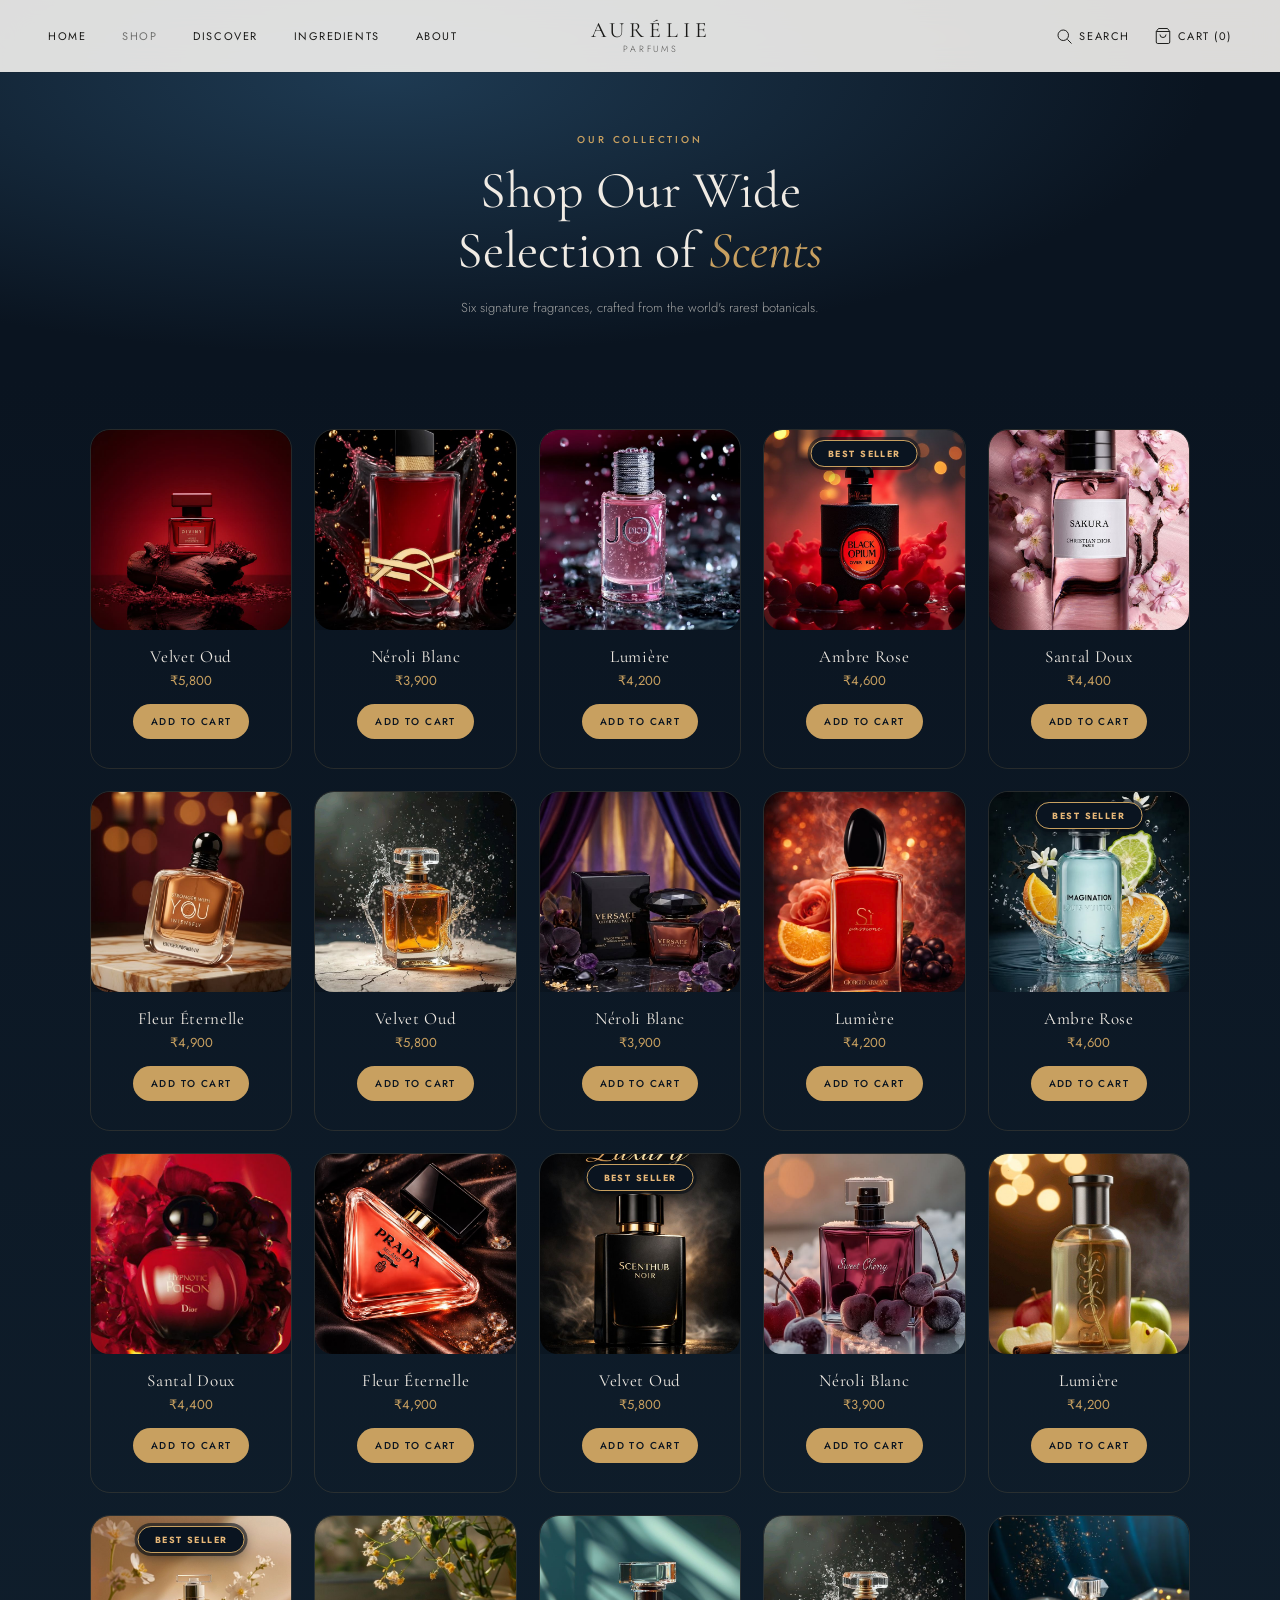
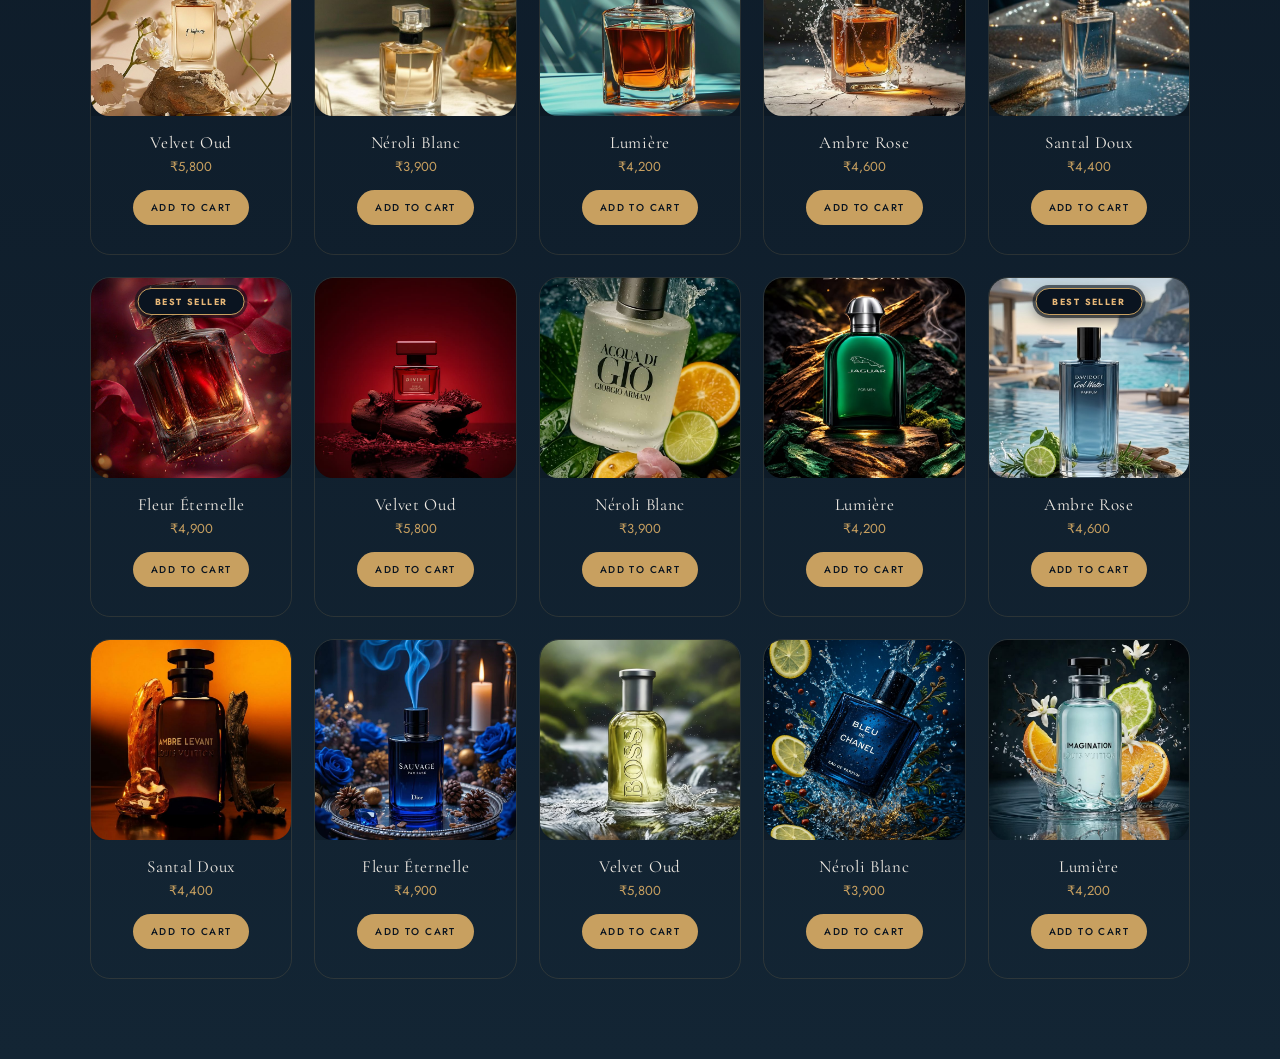
<file: shop.html>
<!DOCTYPE html>
<html lang="en">
<head>
  <meta charset="UTF-8" />
  <meta name="viewport" content="width=device-width, initial-scale=1.0" />
  <title>Shop — Aurélie Parfums</title>
  <link rel="preconnect" href="https://fonts.googleapis.com" />
  <link rel="preconnect" href="https://fonts.gstatic.com" crossorigin />
  <link href="https://fonts.googleapis.com/css2?family=Cormorant+Garamond:ital,wght@0,300;0,400;0,500;1,300;1,400&family=Jost:wght@300;400;500&display=swap" rel="stylesheet" />
  <link rel="stylesheet" href="perfume.css">
</head>
<body>

  <!-- NAVBAR — same as index.html, but starts scrolled/dark since no hero video here -->
  <nav id="navbar" class="scrolled">
    <div class="nav-left">
      <a href="index.html">Home</a>
      <a href="shop.html" class="nav-active">Shop</a>
      <a href="index.html#quiz-section">Discover</a>
      <a href="index.html#fragrance-finder">Ingredients</a>
      <a href="index.html##about-brand">about</a>
    </div>
    <a href="index.html" class="nav-logo">Aurélie<span>Parfums</span></a>
    <div class="nav-right nav-text-links">
      <a href="#" class="nav-icon" id="searchTrigger" aria-label="Search">
        <svg viewBox="0 0 24 24" aria-hidden="true"><circle cx="11" cy="11" r="7"/><line x1="16.5" y1="16.5" x2="22" y2="22"/></svg>
        Search
      </a>
      
      <a href="#" class="nav-icon" aria-label="Cart">
        <svg viewBox="0 0 24 24" aria-hidden="true"><path d="M6 2L3 6v14a2 2 0 0 0 2 2h14a2 2 0 0 0 2-2V6l-3-4z"/><line x1="3" y1="6" x2="21" y2="6"/><path d="M16 10a4 4 0 0 1-8 0"/></svg>
        Cart (0)
      </a>
    </div>
    <button class="hamburger" id="hamburger" aria-label="Open menu" aria-expanded="false">
      <span></span><span></span><span></span>
    </button>
  </nav>

  <div class="mobile-menu-backdrop" id="mobileMenuBackdrop"></div>
  <div class="mobile-menu" id="mobileMenu" role="dialog" aria-modal="true" aria-label="Navigation">
    <button class="mobile-close" id="mobileClose" aria-label="Close menu">&#x2715;</button>
    <a href="index.html">Home</a>
    <a href="shop.html">Shop</a>
    <a href="index.html#quiz-section">Discover</a>
    <a href="index.html#fragrance-finder">Ingredients</a>
    <a href="journal.html">Journal</a>
  </div>

  <!-- SHOP HERO BANNER -->
  <section class="shop-hero">
    <div class="shop-hero-content">
      <p class="shop-hero-eyebrow">Our Collection</p>
      <h1 class="shop-hero-title">Shop Our Wide<br>Selection of <em>Scents</em></h1>
      <p class="shop-hero-sub">Six signature fragrances, crafted from the world's rarest botanicals.</p>
    </div>
    
  
  </section>



  <!-- SHOP GRID -->
<section class="shop-page">
  <div class="shop-page-grid" id="shopPageGrid">


        <!-- ─── CARD 1 : Velvet Oud ─────────────────────── -->
    <div class="shop-card-wrap" data-id="velvet-oud">
      <div class="shop-card">
        <!-- FRONT -->
        <div class="shop-face shop-front">
          
          <div class="shop-card-img">
            <img src="img2/16.jpg" alt="Velvet Oud" />
          </div>
          <p class="shop-card-name">Velvet Oud</p>
          <p class="shop-card-price">₹5,800</p>
          <button class="shop-btn-cart" data-action="cart" data-id="velvet-oud">Add to Cart</button>
        </div>
        <!-- BACK -->
        <div class="shop-face shop-back">
          <p class="shop-back-type">Eau de Parfum</p>
          <h3 class="shop-back-name">Velvet Oud</h3>
          <p class="shop-back-desc">Deep, smoky oud layered over warm saffron and black amber — announces your presence before you enter.</p>
          <div class="shop-back-notes">
            <span class="shop-back-note">Oud</span>
            <span class="shop-back-note">Saffron</span>
            <span class="shop-back-note">Black Amber</span>
            <span class="shop-back-note">Sandalwood</span>
          </div>
          <p class="shop-back-price">₹5,800</p>
          <button class="shop-btn-cart" data-action="cart" data-id="velvet-oud">Add to Cart</button>
        </div>
      </div>
    </div>

    <!-- ─── CARD 2 : Néroli Blanc ──────────────────── -->
    <div class="shop-card-wrap" data-id="neroli-blanc">
      <div class="shop-card">
        <div class="shop-face shop-front">
          <div class="shop-card-img">
            <img src="img2/17.jpg" alt="Néroli Blanc" />
          </div>
          <p class="shop-card-name">Néroli Blanc</p>
          <p class="shop-card-price">₹3,900</p>
          <button class="shop-btn-cart" data-action="cart" data-id="neroli-blanc">Add to Cart</button>
        </div>
        <div class="shop-face shop-back">
          <p class="shop-back-type">Eau de Parfum</p>
          <h3 class="shop-back-name">Néroli Blanc</h3>
          <p class="shop-back-desc">Sun-drenched neroli blossoms over a clean musk base — light as morning air, bright as a new beginning.</p>
          <div class="shop-back-notes">
            <span class="shop-back-note">Neroli</span>
            <span class="shop-back-note">Bergamot</span>
            <span class="shop-back-note">White Musk</span>
            <span class="shop-back-note">Green Tea</span>
          </div>
          <p class="shop-back-price">₹3,900</p>
          <button class="shop-btn-cart" data-action="cart" data-id="neroli-blanc">Add to Cart</button>
        </div>
      </div>
    </div>

    <!-- ─── CARD 3 : Lumière ───────────────────────── -->
    <div class="shop-card-wrap" data-id="lumiere">
      <div class="shop-card">
        <div class="shop-face shop-front">
          <div class="shop-card-img">
            <img src="img2/18.jpg" alt="Lumière" />
          </div>
          <p class="shop-card-name">Lumière</p>
          <p class="shop-card-price">₹4,200</p>
          <button class="shop-btn-cart" data-action="cart" data-id="lumiere">Add to Cart</button>
        </div>
        <div class="shop-face shop-back">
          <p class="shop-back-type">Eau de Parfum</p>
          <h3 class="shop-back-name">Lumière</h3>
          <p class="shop-back-desc">A radiant floral heart warmed by soft musk and white cedar — luminous, effortless, made to be worn every single day.</p>
          <div class="shop-back-notes">
            <span class="shop-back-note">Peony</span>
            <span class="shop-back-note">White Musk</span>
            <span class="shop-back-note">Cedar</span>
            <span class="shop-back-note">Bergamot</span>
          </div>
          <p class="shop-back-price">₹4,200</p>
          <button class="shop-btn-cart" data-action="cart" data-id="lumiere">Add to Cart</button>
        </div>
      </div>
    </div>

    <!-- ─── CARD 4 : Ambre Rose ────────────────────── -->
    <div class="shop-card-wrap" data-id="ambre-rose">
      <div class="shop-card">
        <div class="shop-face shop-front">
          <span class="shop-bestseller-badge">Best Seller</span>
          <div class="shop-card-img">
            <img src="img2/19.jpg" alt="Ambre Rose" />
          </div>
          <p class="shop-card-name">Ambre Rose</p>
          <p class="shop-card-price">₹4,600</p>
          <button class="shop-btn-cart" data-action="cart" data-id="ambre-rose">Add to Cart</button>
        </div>
        <div class="shop-face shop-back">
          <p class="shop-back-type">Eau de Parfum</p>
          <h3 class="shop-back-name">Ambre Rose</h3>
          <p class="shop-back-desc">Turkish rose absolute dissolved into warm amber and vanilla — the most romantic scent we have ever made.</p>
          <div class="shop-back-notes">
            <span class="shop-back-note">Turkish Rose</span>
            <span class="shop-back-note">Amber</span>
            <span class="shop-back-note">Vanilla</span>
            <span class="shop-back-note">Tonka Bean</span>
          </div>
          <p class="shop-back-price">₹4,600</p>
          <button class="shop-btn-cart" data-action="cart" data-id="ambre-rose">Add to Cart</button>
        </div>
      </div>
    </div>

    <!-- ─── CARD 5 : Santal Doux ───────────────────── -->
    <div class="shop-card-wrap" data-id="santal-doux">
      <div class="shop-card">
        <div class="shop-face shop-front">
          <div class="shop-card-img">
            <img src="img2/20.jpg" alt="Santal Doux" />
          </div>
          <p class="shop-card-name">Santal Doux</p>
          <p class="shop-card-price">₹4,400</p>
          <button class="shop-btn-cart" data-action="cart" data-id="santal-doux">Add to Cart</button>
        </div>
        <div class="shop-face shop-back">
          <p class="shop-back-type">Eau de Parfum</p>
          <h3 class="shop-back-name">Santal Doux</h3>
          <p class="shop-back-desc">Creamy mysore sandalwood with a whisper of iris and soft violet — quiet confidence in a bottle.</p>
          <div class="shop-back-notes">
            <span class="shop-back-note">Sandalwood</span>
            <span class="shop-back-note">Iris</span>
            <span class="shop-back-note">Violet</span>
            <span class="shop-back-note">Soft Musk</span>
          </div>
          <p class="shop-back-price">₹4,400</p>
          <button class="shop-btn-cart" data-action="cart" data-id="santal-doux">Add to Cart</button>
        </div>
      </div>
    </div>

    <!-- ─── CARD 6 : Fleur Éternelle ────────────────── -->
    <div class="shop-card-wrap" data-id="fleur-eternelle">
      <div class="shop-card">
        <div class="shop-face shop-front">
          <div class="shop-card-img">
            <img src="img2/21.jpg" alt="Fleur Éternelle" />
          </div>
          <p class="shop-card-name">Fleur Éternelle</p>
          <p class="shop-card-price">₹4,900</p>
          <button class="shop-btn-cart" data-action="cart" data-id="fleur-eternelle">Add to Cart</button>
        </div>
        <div class="shop-face shop-back">
          <p class="shop-back-type">Eau de Parfum</p>
          <h3 class="shop-back-name">Fleur Éternelle</h3>
          <p class="shop-back-desc">An eternal bouquet of white jasmine and gardenia, dried on warm musk — timeless, feminine, unforgettable.</p>
          <div class="shop-back-notes">
            <span class="shop-back-note">Jasmine</span>
            <span class="shop-back-note">Gardenia</span>
            <span class="shop-back-note">Peach</span>
            <span class="shop-back-note">White Musk</span>
          </div>
          <p class="shop-back-price">₹4,900</p>
          <button class="shop-btn-cart" data-action="cart" data-id="fleur-eternelle">Add to Cart</button>
        </div>
      </div>
    </div>

    <!-- ─── CARD 1 : Velvet Oud ─────────────────────── -->
    <div class="shop-card-wrap" data-id="velvet-oud">
      <div class="shop-card">
        <!-- FRONT -->
        <div class="shop-face shop-front">
          <div class="shop-card-img">
            <img src="img2/4.jpg" alt="Velvet Oud" />
          </div>
          <p class="shop-card-name">Velvet Oud</p>
          <p class="shop-card-price">₹5,800</p>
          <button class="shop-btn-cart" data-action="cart" data-id="velvet-oud">Add to Cart</button>
        </div>
        <!-- BACK -->
        <div class="shop-face shop-back">
          <p class="shop-back-type">Eau de Parfum</p>
          <h3 class="shop-back-name">Velvet Oud</h3>
          <p class="shop-back-desc">Deep, smoky oud layered over warm saffron and black amber — announces your presence before you enter.</p>
          <div class="shop-back-notes">
            <span class="shop-back-note">Oud</span>
            <span class="shop-back-note">Saffron</span>
            <span class="shop-back-note">Black Amber</span>
            <span class="shop-back-note">Sandalwood</span>
          </div>
          <p class="shop-back-price">₹5,800</p>
          <button class="shop-btn-cart" data-action="cart" data-id="velvet-oud">Add to Cart</button>
        </div>
      </div>
    </div>

    <!-- ─── CARD 2 : Néroli Blanc ──────────────────── -->
    <div class="shop-card-wrap" data-id="neroli-blanc">
      <div class="shop-card">
        <div class="shop-face shop-front">
          <div class="shop-card-img">
            <img src="img2/23.jpg" alt="Néroli Blanc" />
          </div>
          <p class="shop-card-name">Néroli Blanc</p>
          <p class="shop-card-price">₹3,900</p>
          <button class="shop-btn-cart" data-action="cart" data-id="neroli-blanc">Add to Cart</button>
        </div>
        <div class="shop-face shop-back">
          <p class="shop-back-type">Eau de Parfum</p>
          <h3 class="shop-back-name">Néroli Blanc</h3>
          <p class="shop-back-desc">Sun-drenched neroli blossoms over a clean musk base — light as morning air, bright as a new beginning.</p>
          <div class="shop-back-notes">
            <span class="shop-back-note">Neroli</span>
            <span class="shop-back-note">Bergamot</span>
            <span class="shop-back-note">White Musk</span>
            <span class="shop-back-note">Green Tea</span>
          </div>
          <p class="shop-back-price">₹3,900</p>
          <button class="shop-btn-cart" data-action="cart" data-id="neroli-blanc">Add to Cart</button>
        </div>
      </div>
    </div>

    <!-- ─── CARD 3 : Lumière ───────────────────────── -->
    <div class="shop-card-wrap" data-id="lumiere">
      <div class="shop-card">
        <div class="shop-face shop-front">
          <div class="shop-card-img">
            <img src="img2/24.jpg" alt="Lumière" />
          </div>
          <p class="shop-card-name">Lumière</p>
          <p class="shop-card-price">₹4,200</p>
          <button class="shop-btn-cart" data-action="cart" data-id="lumiere">Add to Cart</button>
        </div>
        <div class="shop-face shop-back">
          <p class="shop-back-type">Eau de Parfum</p>
          <h3 class="shop-back-name">Lumière</h3>
          <p class="shop-back-desc">A radiant floral heart warmed by soft musk and white cedar — luminous, effortless, made to be worn every single day.</p>
          <div class="shop-back-notes">
            <span class="shop-back-note">Peony</span>
            <span class="shop-back-note">White Musk</span>
            <span class="shop-back-note">Cedar</span>
            <span class="shop-back-note">Bergamot</span>
          </div>
          <p class="shop-back-price">₹4,200</p>
          <button class="shop-btn-cart" data-action="cart" data-id="lumiere">Add to Cart</button>
        </div>
      </div>
    </div>

    <!-- ─── CARD 4 : Ambre Rose ────────────────────── -->
    <div class="shop-card-wrap" data-id="ambre-rose">
      <div class="shop-card">
        <div class="shop-face shop-front">
          <span class="shop-bestseller-badge">Best Seller</span>
          <div class="shop-card-img">
            <img src="img2/25.jpg" alt="Ambre Rose" />
          </div>
          <p class="shop-card-name">Ambre Rose</p>
          <p class="shop-card-price">₹4,600</p>
          <button class="shop-btn-cart" data-action="cart" data-id="ambre-rose">Add to Cart</button>
        </div>
        <div class="shop-face shop-back">
          <p class="shop-back-type">Eau de Parfum</p>
          <h3 class="shop-back-name">Ambre Rose</h3>
          <p class="shop-back-desc">Turkish rose absolute dissolved into warm amber and vanilla — the most romantic scent we have ever made.</p>
          <div class="shop-back-notes">
            <span class="shop-back-note">Turkish Rose</span>
            <span class="shop-back-note">Amber</span>
            <span class="shop-back-note">Vanilla</span>
            <span class="shop-back-note">Tonka Bean</span>
          </div>
          <p class="shop-back-price">₹4,600</p>
          <button class="shop-btn-cart" data-action="cart" data-id="ambre-rose">Add to Cart</button>
        </div>
      </div>
    </div>

    <!-- ─── CARD 5 : Santal Doux ───────────────────── -->
    <div class="shop-card-wrap" data-id="santal-doux">
      <div class="shop-card">
        <div class="shop-face shop-front">
          <div class="shop-card-img">
            <img src="img2/26.jpg" alt="Santal Doux" />
          </div>
          <p class="shop-card-name">Santal Doux</p>
          <p class="shop-card-price">₹4,400</p>
          <button class="shop-btn-cart" data-action="cart" data-id="santal-doux">Add to Cart</button>
        </div>
        <div class="shop-face shop-back">
          <p class="shop-back-type">Eau de Parfum</p>
          <h3 class="shop-back-name">Santal Doux</h3>
          <p class="shop-back-desc">Creamy mysore sandalwood with a whisper of iris and soft violet — quiet confidence in a bottle.</p>
          <div class="shop-back-notes">
            <span class="shop-back-note">Sandalwood</span>
            <span class="shop-back-note">Iris</span>
            <span class="shop-back-note">Violet</span>
            <span class="shop-back-note">Soft Musk</span>
          </div>
          <p class="shop-back-price">₹4,400</p>
          <button class="shop-btn-cart" data-action="cart" data-id="santal-doux">Add to Cart</button>
        </div>
      </div>
    </div>

    <!-- ─── CARD 6 : Fleur Éternelle ────────────────── -->
    <div class="shop-card-wrap" data-id="fleur-eternelle">
      <div class="shop-card">
        <div class="shop-face shop-front">
          <div class="shop-card-img">
            <img src="img2/27.jpg" alt="Fleur Éternelle" />
          </div>
          <p class="shop-card-name">Fleur Éternelle</p>
          <p class="shop-card-price">₹4,900</p>
          <button class="shop-btn-cart" data-action="cart" data-id="fleur-eternelle">Add to Cart</button>
        </div>
        <div class="shop-face shop-back">
          <p class="shop-back-type">Eau de Parfum</p>
          <h3 class="shop-back-name">Fleur Éternelle</h3>
          <p class="shop-back-desc">An eternal bouquet of white jasmine and gardenia, dried on warm musk — timeless, feminine, unforgettable.</p>
          <div class="shop-back-notes">
            <span class="shop-back-note">Jasmine</span>
            <span class="shop-back-note">Gardenia</span>
            <span class="shop-back-note">Peach</span>
            <span class="shop-back-note">White Musk</span>
          </div>
          <p class="shop-back-price">₹4,900</p>
          <button class="shop-btn-cart" data-action="cart" data-id="fleur-eternelle">Add to Cart</button>
        </div>
      </div>
    </div>
    <!-- ─── CARD 1 : Velvet Oud ─────────────────────── -->
    <div class="shop-card-wrap" data-id="velvet-oud">
      <div class="shop-card">
        <!-- FRONT -->
        <div class="shop-face shop-front">
          <span class="shop-bestseller-badge">Best Seller</span>
          <div class="shop-card-img">
            <img src="img2/28.jpg" alt="Velvet Oud" />
          </div>
          <p class="shop-card-name">Velvet Oud</p>
          <p class="shop-card-price">₹5,800</p>
          <button class="shop-btn-cart" data-action="cart" data-id="velvet-oud">Add to Cart</button>
        </div>
        <!-- BACK -->
        <div class="shop-face shop-back">
          <p class="shop-back-type">Eau de Parfum</p>
          <h3 class="shop-back-name">Velvet Oud</h3>
          <p class="shop-back-desc">Deep, smoky oud layered over warm saffron and black amber — announces your presence before you enter.</p>
          <div class="shop-back-notes">
            <span class="shop-back-note">Oud</span>
            <span class="shop-back-note">Saffron</span>
            <span class="shop-back-note">Black Amber</span>
            <span class="shop-back-note">Sandalwood</span>
          </div>
          <p class="shop-back-price">₹5,800</p>
          <button class="shop-btn-cart" data-action="cart" data-id="velvet-oud">Add to Cart</button>
        </div>
      </div>
    </div>

    <!-- ─── CARD 2 : Néroli Blanc ──────────────────── -->
    <div class="shop-card-wrap" data-id="neroli-blanc">
      <div class="shop-card">
        <div class="shop-face shop-front">
          <div class="shop-card-img">
            <img src="img2/29.jpg" alt="Néroli Blanc" />
          </div>
          <p class="shop-card-name">Néroli Blanc</p>
          <p class="shop-card-price">₹3,900</p>
          <button class="shop-btn-cart" data-action="cart" data-id="neroli-blanc">Add to Cart</button>
        </div>
        <div class="shop-face shop-back">
          <p class="shop-back-type">Eau de Parfum</p>
          <h3 class="shop-back-name">Néroli Blanc</h3>
          <p class="shop-back-desc">Sun-drenched neroli blossoms over a clean musk base — light as morning air, bright as a new beginning.</p>
          <div class="shop-back-notes">
            <span class="shop-back-note">Neroli</span>
            <span class="shop-back-note">Bergamot</span>
            <span class="shop-back-note">White Musk</span>
            <span class="shop-back-note">Green Tea</span>
          </div>
          <p class="shop-back-price">₹3,900</p>
          <button class="shop-btn-cart" data-action="cart" data-id="neroli-blanc">Add to Cart</button>
        </div>
      </div>
    </div>

    <!-- ─── CARD 3 : Lumière ───────────────────────── -->
    <div class="shop-card-wrap" data-id="lumiere">
      <div class="shop-card">
        <div class="shop-face shop-front">
          <div class="shop-card-img">
            <img src="img2/30.jpg" alt="Lumière" />
          </div>
          <p class="shop-card-name">Lumière</p>
          <p class="shop-card-price">₹4,200</p>
          <button class="shop-btn-cart" data-action="cart" data-id="lumiere">Add to Cart</button>
        </div>
        <div class="shop-face shop-back">
          <p class="shop-back-type">Eau de Parfum</p>
          <h3 class="shop-back-name">Lumière</h3>
          <p class="shop-back-desc">A radiant floral heart warmed by soft musk and white cedar — luminous, effortless, made to be worn every single day.</p>
          <div class="shop-back-notes">
            <span class="shop-back-note">Peony</span>
            <span class="shop-back-note">White Musk</span>
            <span class="shop-back-note">Cedar</span>
            <span class="shop-back-note">Bergamot</span>
          </div>
          <p class="shop-back-price">₹4,200</p>
          <button class="shop-btn-cart" data-action="cart" data-id="lumiere">Add to Cart</button>
        </div>
      </div>
    </div>

    <!-- ─── CARD 1 : Velvet Oud ─────────────────────── -->
    <div class="shop-card-wrap" data-id="velvet-oud">
      <div class="shop-card">
        <!-- FRONT -->
        <div class="shop-face shop-front">
          <span class="shop-bestseller-badge">Best Seller</span>
          <div class="shop-card-img">
            <img src="img2/1.jpg" alt="Velvet Oud" />
          </div>
          <p class="shop-card-name">Velvet Oud</p>
          <p class="shop-card-price">₹5,800</p>
          <button class="shop-btn-cart" data-action="cart" data-id="velvet-oud">Add to Cart</button>
        </div>
        <!-- BACK -->
        <div class="shop-face shop-back">
          <p class="shop-back-type">Eau de Parfum</p>
          <h3 class="shop-back-name">Velvet Oud</h3>
          <p class="shop-back-desc">Deep, smoky oud layered over warm saffron and black amber — announces your presence before you enter.</p>
          <div class="shop-back-notes">
            <span class="shop-back-note">Oud</span>
            <span class="shop-back-note">Saffron</span>
            <span class="shop-back-note">Black Amber</span>
            <span class="shop-back-note">Sandalwood</span>
          </div>
          <p class="shop-back-price">₹5,800</p>
          <button class="shop-btn-cart" data-action="cart" data-id="velvet-oud">Add to Cart</button>
        </div>
      </div>
    </div>

    <!-- ─── CARD 2 : Néroli Blanc ──────────────────── -->
    <div class="shop-card-wrap" data-id="neroli-blanc">
      <div class="shop-card">
        <div class="shop-face shop-front">
          <div class="shop-card-img">
            <img src="img2/2.jpg" alt="Néroli Blanc" />
          </div>
          <p class="shop-card-name">Néroli Blanc</p>
          <p class="shop-card-price">₹3,900</p>
          <button class="shop-btn-cart" data-action="cart" data-id="neroli-blanc">Add to Cart</button>
        </div>
        <div class="shop-face shop-back">
          <p class="shop-back-type">Eau de Parfum</p>
          <h3 class="shop-back-name">Néroli Blanc</h3>
          <p class="shop-back-desc">Sun-drenched neroli blossoms over a clean musk base — light as morning air, bright as a new beginning.</p>
          <div class="shop-back-notes">
            <span class="shop-back-note">Neroli</span>
            <span class="shop-back-note">Bergamot</span>
            <span class="shop-back-note">White Musk</span>
            <span class="shop-back-note">Green Tea</span>
          </div>
          <p class="shop-back-price">₹3,900</p>
          <button class="shop-btn-cart" data-action="cart" data-id="neroli-blanc">Add to Cart</button>
        </div>
      </div>
    </div>

    <!-- ─── CARD 3 : Lumière ───────────────────────── -->
    <div class="shop-card-wrap" data-id="lumiere">
      <div class="shop-card">
        <div class="shop-face shop-front">
          <div class="shop-card-img">
            <img src="img2/3.jpg" alt="Lumière" />
          </div>
          <p class="shop-card-name">Lumière</p>
          <p class="shop-card-price">₹4,200</p>
          <button class="shop-btn-cart" data-action="cart" data-id="lumiere">Add to Cart</button>
        </div>
        <div class="shop-face shop-back">
          <p class="shop-back-type">Eau de Parfum</p>
          <h3 class="shop-back-name">Lumière</h3>
          <p class="shop-back-desc">A radiant floral heart warmed by soft musk and white cedar — luminous, effortless, made to be worn every single day.</p>
          <div class="shop-back-notes">
            <span class="shop-back-note">Peony</span>
            <span class="shop-back-note">White Musk</span>
            <span class="shop-back-note">Cedar</span>
            <span class="shop-back-note">Bergamot</span>
          </div>
          <p class="shop-back-price">₹4,200</p>
          <button class="shop-btn-cart" data-action="cart" data-id="lumiere">Add to Cart</button>
        </div>
      </div>
    </div>

    <!-- ─── CARD 4 : Ambre Rose ────────────────────── -->
    <div class="shop-card-wrap" data-id="ambre-rose">
      <div class="shop-card">
        <div class="shop-face shop-front">
          <div class="shop-card-img">
            <img src="img2/4.jpg" alt="Ambre Rose" />
          </div>
          <p class="shop-card-name">Ambre Rose</p>
          <p class="shop-card-price">₹4,600</p>
          <button class="shop-btn-cart" data-action="cart" data-id="ambre-rose">Add to Cart</button>
        </div>
        <div class="shop-face shop-back">
          <p class="shop-back-type">Eau de Parfum</p>
          <h3 class="shop-back-name">Ambre Rose</h3>
          <p class="shop-back-desc">Turkish rose absolute dissolved into warm amber and vanilla — the most romantic scent we have ever made.</p>
          <div class="shop-back-notes">
            <span class="shop-back-note">Turkish Rose</span>
            <span class="shop-back-note">Amber</span>
            <span class="shop-back-note">Vanilla</span>
            <span class="shop-back-note">Tonka Bean</span>
          </div>
          <p class="shop-back-price">₹4,600</p>
          <button class="shop-btn-cart" data-action="cart" data-id="ambre-rose">Add to Cart</button>
        </div>
      </div>
    </div>

    <!-- ─── CARD 5 : Santal Doux ───────────────────── -->
    <div class="shop-card-wrap" data-id="santal-doux">
      <div class="shop-card">
        <div class="shop-face shop-front">
          <div class="shop-card-img">
            <img src="img2/5.jpg" alt="Santal Doux" />
          </div>
          <p class="shop-card-name">Santal Doux</p>
          <p class="shop-card-price">₹4,400</p>
          <button class="shop-btn-cart" data-action="cart" data-id="santal-doux">Add to Cart</button>
        </div>
        <div class="shop-face shop-back">
          <p class="shop-back-type">Eau de Parfum</p>
          <h3 class="shop-back-name">Santal Doux</h3>
          <p class="shop-back-desc">Creamy mysore sandalwood with a whisper of iris and soft violet — quiet confidence in a bottle.</p>
          <div class="shop-back-notes">
            <span class="shop-back-note">Sandalwood</span>
            <span class="shop-back-note">Iris</span>
            <span class="shop-back-note">Violet</span>
            <span class="shop-back-note">Soft Musk</span>
          </div>
          <p class="shop-back-price">₹4,400</p>
          <button class="shop-btn-cart" data-action="cart" data-id="santal-doux">Add to Cart</button>
        </div>
      </div>
    </div>

    <!-- ─── CARD 6 : Fleur Éternelle ────────────────── -->
    <div class="shop-card-wrap" data-id="fleur-eternelle">
      <div class="shop-card">
        <div class="shop-face shop-front">
          <span class="shop-bestseller-badge">Best Seller</span>
          <div class="shop-card-img">
            <img src="img2/6.jpg" alt="Fleur Éternelle" />
          </div>
          <p class="shop-card-name">Fleur Éternelle</p>
          <p class="shop-card-price">₹4,900</p>
          <button class="shop-btn-cart" data-action="cart" data-id="fleur-eternelle">Add to Cart</button>
        </div>
        <div class="shop-face shop-back">
          <p class="shop-back-type">Eau de Parfum</p>
          <h3 class="shop-back-name">Fleur Éternelle</h3>
          <p class="shop-back-desc">An eternal bouquet of white jasmine and gardenia, dried on warm musk — timeless, feminine, unforgettable.</p>
          <div class="shop-back-notes">
            <span class="shop-back-note">Jasmine</span>
            <span class="shop-back-note">Gardenia</span>
            <span class="shop-back-note">Peach</span>
            <span class="shop-back-note">White Musk</span>
          </div>
          <p class="shop-back-price">₹4,900</p>
          <button class="shop-btn-cart" data-action="cart" data-id="fleur-eternelle">Add to Cart</button>
        </div>
      </div>
    </div>

    <!-- ─── CARD 1 : Velvet Oud ─────────────────────── -->
    <div class="shop-card-wrap" data-id="velvet-oud">
      <div class="shop-card">
        <!-- FRONT -->
        <div class="shop-face shop-front">
          <div class="shop-card-img">
            <img src="img2/7.jpg" alt="Velvet Oud" />
          </div>
          <p class="shop-card-name">Velvet Oud</p>
          <p class="shop-card-price">₹5,800</p>
          <button class="shop-btn-cart" data-action="cart" data-id="velvet-oud">Add to Cart</button>
        </div>
        <!-- BACK -->
        <div class="shop-face shop-back">
          <p class="shop-back-type">Eau de Parfum</p>
          <h3 class="shop-back-name">Velvet Oud</h3>
          <p class="shop-back-desc">Deep, smoky oud layered over warm saffron and black amber — announces your presence before you enter.</p>
          <div class="shop-back-notes">
            <span class="shop-back-note">Oud</span>
            <span class="shop-back-note">Saffron</span>
            <span class="shop-back-note">Black Amber</span>
            <span class="shop-back-note">Sandalwood</span>
          </div>
          <p class="shop-back-price">₹5,800</p>
          <button class="shop-btn-cart" data-action="cart" data-id="velvet-oud">Add to Cart</button>
        </div>
      </div>
    </div>

    <!-- ─── CARD 2 : Néroli Blanc ──────────────────── -->
    <div class="shop-card-wrap" data-id="neroli-blanc">
      <div class="shop-card">
        <div class="shop-face shop-front">
          <div class="shop-card-img">
            <img src="img2/8.jpg" alt="Néroli Blanc" />
          </div>
          <p class="shop-card-name">Néroli Blanc</p>
          <p class="shop-card-price">₹3,900</p>
          <button class="shop-btn-cart" data-action="cart" data-id="neroli-blanc">Add to Cart</button>
        </div>
        <div class="shop-face shop-back">
          <p class="shop-back-type">Eau de Parfum</p>
          <h3 class="shop-back-name">Néroli Blanc</h3>
          <p class="shop-back-desc">Sun-drenched neroli blossoms over a clean musk base — light as morning air, bright as a new beginning.</p>
          <div class="shop-back-notes">
            <span class="shop-back-note">Neroli</span>
            <span class="shop-back-note">Bergamot</span>
            <span class="shop-back-note">White Musk</span>
            <span class="shop-back-note">Green Tea</span>
          </div>
          <p class="shop-back-price">₹3,900</p>
          <button class="shop-btn-cart" data-action="cart" data-id="neroli-blanc">Add to Cart</button>
        </div>
      </div>
    </div>

    <!-- ─── CARD 3 : Lumière ───────────────────────── -->
    <div class="shop-card-wrap" data-id="lumiere">
      <div class="shop-card">
        <div class="shop-face shop-front">
          <div class="shop-card-img">
            <img src="img2/9.jpg" alt="Lumière" />
          </div>
          <p class="shop-card-name">Lumière</p>
          <p class="shop-card-price">₹4,200</p>
          <button class="shop-btn-cart" data-action="cart" data-id="lumiere">Add to Cart</button>
        </div>
        <div class="shop-face shop-back">
          <p class="shop-back-type">Eau de Parfum</p>
          <h3 class="shop-back-name">Lumière</h3>
          <p class="shop-back-desc">A radiant floral heart warmed by soft musk and white cedar — luminous, effortless, made to be worn every single day.</p>
          <div class="shop-back-notes">
            <span class="shop-back-note">Peony</span>
            <span class="shop-back-note">White Musk</span>
            <span class="shop-back-note">Cedar</span>
            <span class="shop-back-note">Bergamot</span>
          </div>
          <p class="shop-back-price">₹4,200</p>
          <button class="shop-btn-cart" data-action="cart" data-id="lumiere">Add to Cart</button>
        </div>
      </div>
    </div>

    <!-- ─── CARD 4 : Ambre Rose ────────────────────── -->
    <div class="shop-card-wrap" data-id="ambre-rose">
      <div class="shop-card">
        <div class="shop-face shop-front">
          <span class="shop-bestseller-badge">Best Seller</span>
          <div class="shop-card-img">
            <img src="img2/10.jpg" alt="Ambre Rose" />
          </div>
          <p class="shop-card-name">Ambre Rose</p>
          <p class="shop-card-price">₹4,600</p>
          <button class="shop-btn-cart" data-action="cart" data-id="ambre-rose">Add to Cart</button>
        </div>
        <div class="shop-face shop-back">
          <p class="shop-back-type">Eau de Parfum</p>
          <h3 class="shop-back-name">Ambre Rose</h3>
          <p class="shop-back-desc">Turkish rose absolute dissolved into warm amber and vanilla — the most romantic scent we have ever made.</p>
          <div class="shop-back-notes">
            <span class="shop-back-note">Turkish Rose</span>
            <span class="shop-back-note">Amber</span>
            <span class="shop-back-note">Vanilla</span>
            <span class="shop-back-note">Tonka Bean</span>
          </div>
          <p class="shop-back-price">₹4,600</p>
          <button class="shop-btn-cart" data-action="cart" data-id="ambre-rose">Add to Cart</button>
        </div>
      </div>
    </div>

    <!-- ─── CARD 5 : Santal Doux ───────────────────── -->
    <div class="shop-card-wrap" data-id="santal-doux">
      <div class="shop-card">
        <div class="shop-face shop-front">
          <div class="shop-card-img">
            <img src="img2/11.jpg" alt="Santal Doux" />
          </div>
          <p class="shop-card-name">Santal Doux</p>
          <p class="shop-card-price">₹4,400</p>
          <button class="shop-btn-cart" data-action="cart" data-id="santal-doux">Add to Cart</button>
        </div>
        <div class="shop-face shop-back">
          <p class="shop-back-type">Eau de Parfum</p>
          <h3 class="shop-back-name">Santal Doux</h3>
          <p class="shop-back-desc">Creamy mysore sandalwood with a whisper of iris and soft violet — quiet confidence in a bottle.</p>
          <div class="shop-back-notes">
            <span class="shop-back-note">Sandalwood</span>
            <span class="shop-back-note">Iris</span>
            <span class="shop-back-note">Violet</span>
            <span class="shop-back-note">Soft Musk</span>
          </div>
          <p class="shop-back-price">₹4,400</p>
          <button class="shop-btn-cart" data-action="cart" data-id="santal-doux">Add to Cart</button>
        </div>
      </div>
    </div>

    <!-- ─── CARD 6 : Fleur Éternelle ────────────────── -->
    <div class="shop-card-wrap" data-id="fleur-eternelle">
      <div class="shop-card">
        <div class="shop-face shop-front">
          <div class="shop-card-img">
            <img src="img2/12.jpg" alt="Fleur Éternelle" />
          </div>
          <p class="shop-card-name">Fleur Éternelle</p>
          <p class="shop-card-price">₹4,900</p>
          <button class="shop-btn-cart" data-action="cart" data-id="fleur-eternelle">Add to Cart</button>
        </div>
        <div class="shop-face shop-back">
          <p class="shop-back-type">Eau de Parfum</p>
          <h3 class="shop-back-name">Fleur Éternelle</h3>
          <p class="shop-back-desc">An eternal bouquet of white jasmine and gardenia, dried on warm musk — timeless, feminine, unforgettable.</p>
          <div class="shop-back-notes">
            <span class="shop-back-note">Jasmine</span>
            <span class="shop-back-note">Gardenia</span>
            <span class="shop-back-note">Peach</span>
            <span class="shop-back-note">White Musk</span>
          </div>
          <p class="shop-back-price">₹4,900</p>
          <button class="shop-btn-cart" data-action="cart" data-id="fleur-eternelle">Add to Cart</button>
        </div>
      </div>
    </div>
    <!-- ─── CARD 1 : Velvet Oud ─────────────────────── -->
    <div class="shop-card-wrap" data-id="velvet-oud">
      <div class="shop-card">
        <!-- FRONT -->
        <div class="shop-face shop-front">
          <div class="shop-card-img">
            <img src="img2/13.jpg" alt="Velvet Oud" />
          </div>
          <p class="shop-card-name">Velvet Oud</p>
          <p class="shop-card-price">₹5,800</p>
          <button class="shop-btn-cart" data-action="cart" data-id="velvet-oud">Add to Cart</button>
        </div>
        <!-- BACK -->
        <div class="shop-face shop-back">
          <p class="shop-back-type">Eau de Parfum</p>
          <h3 class="shop-back-name">Velvet Oud</h3>
          <p class="shop-back-desc">Deep, smoky oud layered over warm saffron and black amber — announces your presence before you enter.</p>
          <div class="shop-back-notes">
            <span class="shop-back-note">Oud</span>
            <span class="shop-back-note">Saffron</span>
            <span class="shop-back-note">Black Amber</span>
            <span class="shop-back-note">Sandalwood</span>
          </div>
          <p class="shop-back-price">₹5,800</p>
          <button class="shop-btn-cart" data-action="cart" data-id="velvet-oud">Add to Cart</button>
        </div>
      </div>
    </div>

    <!-- ─── CARD 2 : Néroli Blanc ──────────────────── -->
    <div class="shop-card-wrap" data-id="neroli-blanc">
      <div class="shop-card">
        <div class="shop-face shop-front">
          <div class="shop-card-img">
            <img src="img2/14.jpg" alt="Néroli Blanc" />
          </div>
          <p class="shop-card-name">Néroli Blanc</p>
          <p class="shop-card-price">₹3,900</p>
          <button class="shop-btn-cart" data-action="cart" data-id="neroli-blanc">Add to Cart</button>
        </div>
        <div class="shop-face shop-back">
          <p class="shop-back-type">Eau de Parfum</p>
          <h3 class="shop-back-name">Néroli Blanc</h3>
          <p class="shop-back-desc">Sun-drenched neroli blossoms over a clean musk base — light as morning air, bright as a new beginning.</p>
          <div class="shop-back-notes">
            <span class="shop-back-note">Neroli</span>
            <span class="shop-back-note">Bergamot</span>
            <span class="shop-back-note">White Musk</span>
            <span class="shop-back-note">Green Tea</span>
          </div>
          <p class="shop-back-price">₹3,900</p>
          <button class="shop-btn-cart" data-action="cart" data-id="neroli-blanc">Add to Cart</button>
        </div>
      </div>
    </div>

    <!-- ─── CARD 3 : Lumière ───────────────────────── -->
    <div class="shop-card-wrap" data-id="lumiere">
      <div class="shop-card">
        <div class="shop-face shop-front">
          <div class="shop-card-img">
            <img src="img2/15.jpg" alt="Lumière" />
          </div>
          <p class="shop-card-name">Lumière</p>
          <p class="shop-card-price">₹4,200</p>
          <button class="shop-btn-cart" data-action="cart" data-id="lumiere">Add to Cart</button>
        </div>
        <div class="shop-face shop-back">
          <p class="shop-back-type">Eau de Parfum</p>
          <h3 class="shop-back-name">Lumière</h3>
          <p class="shop-back-desc">A radiant floral heart warmed by soft musk and white cedar — luminous, effortless, made to be worn every single day.</p>
          <div class="shop-back-notes">
            <span class="shop-back-note">Peony</span>
            <span class="shop-back-note">White Musk</span>
            <span class="shop-back-note">Cedar</span>
            <span class="shop-back-note">Bergamot</span>
          </div>
          <p class="shop-back-price">₹4,200</p>
          <button class="shop-btn-cart" data-action="cart" data-id="lumiere">Add to Cart</button>
        </div>
      </div>
    </div>
  </div>
</section>
<!-- ═══════════════════════════════════════════════
     CHECKOUT MODAL
═══════════════════════════════════════════════ -->
<div id="checkout-modal" role="dialog" aria-modal="true">
  <div class="checkout-box">
    <button class="checkout-close" id="checkoutClose" aria-label="Close">&#x2715;</button>

    <h2 class="checkout-title">Checkout</h2>

    <!-- Order summary -->
    <div class="checkout-summary" id="checkoutSummary"></div>

    <!-- Delivery address -->
    <div class="checkout-section">
      <p class="checkout-section-title">Delivery Address</p>
      <input type="text" id="ckName" class="checkout-input" placeholder="Full Name" required>
      <input type="email" id="ckEmail" class="checkout-input" placeholder="Email Address" required>
      <input type="tel" id="ckPhone" class="checkout-input" placeholder="Phone Number" required>
      <textarea id="ckAddress" class="checkout-input checkout-textarea" placeholder="Full Address (House No, Street, Area)" required></textarea>
      <div class="checkout-row">
        <input type="text" id="ckCity" class="checkout-input" placeholder="City" required>
        <input type="text" id="ckPincode" class="checkout-input" placeholder="Pincode" required>
      </div>
    </div>

    <!-- Payment method -->
    <div class="checkout-section">
      <p class="checkout-section-title">Payment Method</p>
      <div class="checkout-payment-options">
        <label class="checkout-pay-opt">
          <input type="radio" name="payment" value="cod" checked>
          <span class="checkout-pay-label">Cash on Delivery</span>
          <span class="checkout-pay-hint">Pay when your order arrives</span>
        </label>
        <label class="checkout-pay-opt">
          <input type="radio" name="payment" value="upi">
          <span class="checkout-pay-label">UPI</span>
          <span class="checkout-pay-hint">Google Pay, PhonePe, Paytm</span>
        </label>
        <label class="checkout-pay-opt">
          <input type="radio" name="payment" value="card">
          <span class="checkout-pay-label">Credit / Debit Card</span>
          <span class="checkout-pay-hint">Visa, Mastercard, Rupay</span>
        </label>
        <label class="checkout-pay-opt">
          <input type="radio" name="payment" value="netbanking">
          <span class="checkout-pay-label">Net Banking</span>
          <span class="checkout-pay-hint">All major banks supported</span>
        </label>
      </div>

      <!-- UPI ID field — shown only when UPI selected -->
      <input type="text" id="ckUpiId" class="checkout-input checkout-conditional" placeholder="Enter UPI ID (e.g. name@upi)" style="display:none">

      <!-- Card fields — shown only when Card selected -->
      <div id="ckCardFields" class="checkout-conditional" style="display:none">
        <input type="text" class="checkout-input" placeholder="Card Number" maxlength="19">
        <div class="checkout-row">
          <input type="text" class="checkout-input" placeholder="MM/YY" maxlength="5">
          <input type="text" class="checkout-input" placeholder="CVV" maxlength="3">
        </div>
      </div>
    </div>

    <button class="checkout-place-order" id="checkoutPlaceOrder">Place Order</button>
  </div>
</div>

  
  <script src="shop.js"></script>
</body>
</html>
</file>
<file: perfume.css>
/* ─── Reset ─────────────────────────────────────── */
    *, *::before, *::after { box-sizing: border-box; margin: 0; padding: 0; }
    html { scroll-behavior: smooth; }
    body {
      font-family: 'Jost', sans-serif;
      font-weight: 300;
      background: #faf7f4;
      color: #1a1a18;
      overflow-x: hidden;
    }
 
    /* ─── Tokens ─────────────────────────────────────── */
    :root {
      --cream:    #faf7f4;
      --ivory:    #f2ede6;
      --blush:    #e8d5c4;
      --dark:     #1a1a18;
      --mid:      #5a5852;
      --light:    #9a9690;
      --gold:     #b09060;
      --nav-h:    72px;
    }
 
    /* ─── NAVBAR ─────────────────────────────────────── */
    nav {
      position: fixed;
      top: 0; left: 0; right: 0;
      z-index: 100;
      height: var(--nav-h);
      display: flex;
      align-items: center;
      justify-content: space-between;
      padding: 0 48px;
      transition: background 0.4s ease, backdrop-filter 0.4s ease, box-shadow 0.4s ease;
    }
 
    /* transparent over hero */
    nav.transparent {
      background: transparent;
    }
 
    /* scrolled state — frosted glass */
    nav.scrolled {
      background: rgba(250, 247, 244, 0.88);
      backdrop-filter: blur(14px);
      -webkit-backdrop-filter: blur(14px);
      box-shadow: 0 1px 0 rgba(26,26,24,0.08);
    }
 
    /* left nav links */
    .nav-left {
      display: flex;
      align-items: center;
      gap: 36px;
      flex: 1;
    }
 
    .nav-left a,
    .nav-right a {
      font-family: 'Jost', sans-serif;
      font-size: 11px;
      font-weight: 400;
      letter-spacing: 0.14em;
      text-transform: uppercase;
      text-decoration: none;
      color: inherit;
      transition: opacity 0.2s;
    }
    .nav-left a:hover,
    .nav-right a:hover { opacity: 0.55; }
 
    /* over video — white text */
    nav.transparent .nav-left a,
    nav.transparent .nav-right a,
    nav.transparent .nav-logo,
    nav.transparent .nav-icon { color: #fff; }
 
    nav.transparent .nav-icon svg path,
    nav.transparent .nav-icon svg line,
    nav.transparent .nav-icon svg circle { stroke: #fff; }
 
    /* scrolled — dark text */
    nav.scrolled .nav-left a,
    nav.scrolled .nav-right a,
    nav.scrolled .nav-logo,
    nav.scrolled .nav-icon { color: var(--dark); }
 
    /* center logo */
    .nav-logo {
      font-family: 'Cormorant Garamond', serif;
      font-size: 22px;
      font-weight: 400;
      letter-spacing: 0.22em;
      text-transform: uppercase;
      text-decoration: none;
      color: inherit;
      flex: 1;
      text-align: center;
      line-height: 1;
    }
    .nav-logo span {
      display: block;
      font-size: 9px;
      font-family: 'Jost', sans-serif;
      letter-spacing: 0.32em;
      font-weight: 300;
      margin-top: 3px;
      opacity: 0.7;
    }
 
    /* right icons */
    .nav-right {
      display: flex;
      align-items: center;
      gap: 24px;
      flex: 1;
      justify-content: flex-end;
    }
    .nav-icon {
      cursor: pointer;
      display: flex;
      align-items: center;
      gap: 6px;
      font-size: 11px;
      font-weight: 400;
      letter-spacing: 0.12em;
      text-transform: uppercase;
      text-decoration: none;
      color: inherit;
      transition: opacity 0.2s;
    }
    .nav-icon:hover { opacity: 0.55; }
    .nav-icon svg { width: 18px; height: 18px; stroke-width: 1.3; fill: none; stroke: currentColor; }
 
    /* hamburger (mobile) */
    .hamburger {
      display: none;
      flex-direction: column;
      gap: 5px;
      cursor: pointer;
      padding: 4px;
    }
    .hamburger span {
      display: block;
      width: 22px;
      height: 1px;
      background: rgb(3, 26, 27);
      transition: transform 0.3s, opacity 0.3s;
    }
 
 
    /* ─── MOBILE NAV DRAWER ──────────────────────────── */
    .mobile-menu {
      display: none;
      position: fixed;
      inset: 0;
      background: var(--cream);
      z-index: 200;
      width: 120px;
      flex-direction: column;
      align-items: flex-start;
      justify-content: flex-start;
      gap: 20px;
      height: 160px;
      padding: 15px 32px 15px;
  box-shadow: -8px 0 24px rgba(0,0,0,0.15);
  transition: right 0.35s ease;
    }
    .mobile-menu-backdrop{
  display:none;
  position:fixed;
  inset:0;
  background:rgba(0,0,0,0.4);
  z-index:199;
}
.mobile-menu-backdrop.open{ display:block; }
    .mobile-menu.open { display: flex; left: 0; }
    .mobile-menu a {
      font-family: 'Cormorant Garamond', serif;
      font-size: 16px;
      font-weight: 150;
      letter-spacing: 0.08em;
      text-decoration: none;
      color: var(--dark);
      transition: opacity 0.2s;
    }
    .mobile-menu a:hover { opacity: 0.5; }
    .mobile-close {
      position: absolute;
      top: 14px; right: 14px;
      font-size: 14px;
      cursor: pointer;
      color: var(--dark);
      background: none;
      border: none;
      line-height: 1;
    }
 
    /* ─── HERO ───────────────────────────────────────── */
    .hero {
      position: relative;
      width: 100%;
      height: 100vh;
      min-height: 600px;
      overflow: hidden;
      display: flex;
      align-items: flex-end;
    }
 
    /* looping background video */
    .hero-video {
      position: absolute;
      inset: 0;
      width: 100%;
      height: 100%;
      object-fit: cover;
      object-position: center;
    }
 
    /* dark overlay so text is always readable */
    .hero-overlay {
      position: absolute;
      inset: 0;
      background: linear-gradient(
        to bottom,
        rgba(0,0,0,0.10) 0%,
        rgba(0,0,0,0.18) 40%,
        rgba(0,0,0,0.52) 100%
      );
    }
 
    /* hero content */
    .hero-content {
      position: relative;
      z-index: 2;
      width: 100%;
      padding: 0 80px 80px;
      display: flex;
      align-items: flex-end;
      justify-content: space-between;
    }
 
    .hero-text { max-width: 560px; }
 
    .hero-eyebrow {
      font-family: 'Jost', sans-serif;
      font-size: 10px;
      font-weight: 400;
      letter-spacing: 0.28em;
      text-transform: uppercase;
      color: rgba(255,255,255,0.65);
      margin-bottom: 16px;
    }
 
    .hero-headline {
      font-family: 'Cormorant Garamond', serif;
      font-size: clamp(52px, 7vw, 96px);
      font-weight: 300;
      line-height: 0.95;
      color: #fff;
      letter-spacing: -0.01em;
      margin-bottom: 24px;
    }
    .hero-headline em {
      font-style: italic;
      font-weight: 300;
    }
 
    .hero-sub {
      font-family: 'Jost', sans-serif;
      font-size: 13px;
      font-weight: 300;
      line-height: 1.8;
      color: rgba(255,255,255,0.72);
      max-width: 340px;
      margin-bottom: 36px;
    }
 
    .hero-cta-row {
      display: flex;
      align-items: center;
      gap: 28px;
    }
 
    /* primary CTA */
    .btn-hero-primary {
      display: inline-block;
      font-family: 'Jost', sans-serif;
      font-size: 10px;
      font-weight: 400;
      letter-spacing: 0.22em;
      text-transform: uppercase;
      text-decoration: none;
      color: var(--dark);
      background: #fff;
      padding: 14px 32px;
      transition: background 0.25s, color 0.25s;
    }
    .btn-hero-primary:hover {
      background: var(--dark);
      color: #fff;
    }
 
    /* ghost CTA */
    .btn-hero-ghost {
      display: inline-flex;
      align-items: center;
      gap: 10px;
      font-family: 'Jost', sans-serif;
      font-size: 10px;
      font-weight: 400;
      letter-spacing: 0.22em;
      text-transform: uppercase;
      text-decoration: none;
      color: rgba(255,255,255,0.8);
      transition: color 0.2s;
    }
    .btn-hero-ghost:hover { color: #fff; }
    .btn-hero-ghost .arrow-line {
      width: 32px;
      height: 1px;
      background: currentColor;
      transition: width 0.3s;
    }
    .btn-hero-ghost:hover .arrow-line { width: 44px; }
 
    /* right side — slide indicators */
    .hero-indicators {
      display: flex;
      flex-direction: column;
      align-items: flex-end;
      gap: 10px;
    }
    .indicator {
      font-family: 'Jost', sans-serif;
      font-size: 10px;
      font-weight: 300;
      letter-spacing: 0.14em;
      color: rgba(255,255,255,0.35);
      cursor: pointer;
      transition: color 0.2s;
      display: flex;
      align-items: center;
      gap: 10px;
    }
    .indicator::after {
      content: '';
      display: block;
      width: 20px;
      height: 1px;
      background: rgba(255,255,255,0.25);
      transition: width 0.3s, background 0.3s;
    }
    .indicator.active {
      color: rgba(255,255,255,0.9);
    }
    .indicator.active::after {
      width: 36px;
      background: rgba(255,255,255,0.8);
    }
 
    /* mute / unmute button */
    .video-control {
      position: absolute;
      bottom: 84px;
      left: 50%;
      transform: translateX(-50%);
      z-index: 3;
      background: rgba(255,255,255,0.12);
      border: 1px solid rgba(255,255,255,0.25);
      color: #fff;
      font-family: 'Jost', sans-serif;
      font-size: 9px;
      font-weight: 400;
      letter-spacing: 0.2em;
      text-transform: uppercase;
      padding: 8px 18px;
      cursor: pointer;
      display: flex;
      align-items: center;
      gap: 8px;
      transition: background 0.2s;
    }
    .video-control:hover { background: rgba(255,255,255,0.22); }
    .video-control svg { width: 14px; height: 14px; stroke: currentColor; fill: none; stroke-width: 1.5; }
 
    /* scroll hint */
    .scroll-hint {
      position: absolute;
      bottom: 32px;
      left: 50%;
      transform: translateX(-50%);
      z-index: 3;
      display: flex;
      flex-direction: column;
      align-items: center;
      gap: 8px;
      color: rgba(255,255,255,0.45);
      font-family: 'Jost', sans-serif;
      font-size: 9px;
      letter-spacing: 0.2em;
      text-transform: uppercase;
    }
    .scroll-line {
      width: 1px;
      height: 36px;
      background: rgba(255,255,255,0.3);
      animation: scrollPulse 2s ease-in-out infinite;
    }
    @keyframes scrollPulse {
      0%, 100% { opacity: 0.3; transform: scaleY(1); }
      50%       { opacity: 0.8; transform: scaleY(0.6); }
    }
 
    /* ─── MARQUEE STRIP (below hero) ────────────────── */
    .marquee-strip {
      background: var(--dark);
      color: rgba(255,255,255,0.55);
      padding: 14px 0;
      overflow: hidden;
      white-space: nowrap;
    }
    .marquee-track {
      display: inline-flex;
      animation: marquee 22s linear infinite;
    }
    .marquee-track span {
      font-family: 'Cormorant Garamond', serif;
      font-size: 13px;
      font-weight: 300;
      font-style: italic;
      letter-spacing: 0.12em;
      padding: 0 40px;
    }
    .marquee-dot {
      color: var(--gold);
      font-style: normal;
      font-size: 10px;
    }
    @keyframes marquee {
      0%   { transform: translateX(0); }
      100% { transform: translateX(-50%); }
    }
 
    /* ─── RESPONSIVE ─────────────────────────────────── */
    @media (max-width: 900px) {
      nav { padding: 0 24px; }
      .nav-left,
      .nav-right .nav-text-links { display: none; }
      .hamburger { display: flex; }
      .hero-content { padding: 0 28px 64px; flex-direction: column; align-items: flex-start; gap: 28px; }
      .hero-indicators { flex-direction: row; align-self: flex-start; }
      .indicator::after { display: none; }
      .video-control { left: 28px; transform: none; }
      .scroll-hint { display: none; }
    }
 
    @media (max-width: 480px) {
      .hero-cta-row { flex-direction: column; align-items: flex-start; gap: 18px; }
    }
    /* Hero */
.hero{ height:480px; min-height:480px; }
@media(max-width:960px){ .hero{ height:520px; } }
@media(max-width:640px){ .hero{ height:420px; } }
 
    /* ─── REDUCED MOTION ─────────────────────────────── */
    @media (prefers-reduced-motion: reduce) {
      .scroll-line { animation: none; }
      .marquee-track { animation: none; }
    }

 /*   
*,*::before,*::after{box-sizing:border-box;margin:0;padding:0}
html{scroll-behavior:smooth}
body{font-family:'Jost',sans-serif;font-weight:300;background:#1a1014;color:#f0ebe4;overflow-x:hidden}

:root{
  --cream:#faf7f4; --ivory:#f2ede6; --blush:#e8d5c4; --sand:#d4c4b0;
  --dark:#1a1014; --mid:#8a7a72; --light:#b0a090; --gold:#c8a060;
  --lavender:#e8e4f0;
}  */

/* ─── shared ─────────────────────────────── */
.eyebrow{font-family:'Jost',sans-serif;font-size:10px;font-weight:500;letter-spacing:0.28em;text-transform:uppercase;color:var(--mid);text-align:center;margin-bottom:12px}
.section-title{font-family:'Cormorant Garamond',serif;font-size:clamp(28px,4vw,46px);font-weight:400;letter-spacing:0.06em;text-align:center;color:#f0ebe4;margin-bottom:52px}

/* ═══════════════════════════════════════════════════════
   COLLECTION SECTION — background video
═══════════════════════════════════════════════════════ */
#collection{
  padding:70px 0 40px;
  background: radial-gradient(ellipse at 50% 0%,#3a1830 0%,#1a1014 70%);
  overflow:hidden;
  position:relative;
}
/* background video behind everything */
.collection-bg-video{
  position:absolute;
  inset:0;
  width:100%; height:100%;
  object-fit:cover;
  object-position:center;
  opacity:0.85;          /* adjust 0–1: lower = more subtle */
  z-index:0;
  pointer-events:none;
}
/* dark overlay so cards stay readable */
.collection-bg-overlay{
  position:absolute;
  inset:0;
  background:linear-gradient(
    to bottom,
    rgba(26,10,20,0.35) 0%,
    rgba(26,10,20,0.15) 50%,
    rgba(26,10,20,0.55) 100%
  );
  z-index:1;
  pointer-events:none;
}
/* everything inside section must be above video */
#collection .eyebrow,
#collection .section-title,
#collection .carousel-stage,
#collection .c-dots,
#collection #expand-panel { position:relative; z-index:2; }
 
/* ── perfume bottle image inside card ── */
.card-bottle-img{
   width:100%;
  height:100%;
  object-fit:cover;
  object-position:center;
  display:block;

  border-radius:18px;

  filter:
    drop-shadow(0 10px 30px rgba(0,0,0,0.45));

  transition:
    transform 1.2s cubic-bezier(0.2, 0.8, 0.2, 1),
    filter 0.5s ease;
}

 
.carousel-stage{
  position:relative;
  height:520px;
  width:100%;
  perspective:1200px;
  perspective-origin:50% 45%;
  display:flex;align-items:center;justify-content:center;
}



.perf-card-3d{
   left:50%;
  top:50%;

  margin-left:-110px;
  margin-top:-190px;

  backface-visibility:hidden;
  transform-style:preserve-3d;
  transform-style:preserve-3d;
  backface-visibility:hidden;
}
 
/* arrow buttons */
.c-arrow{
  position:absolute;top:50%;transform:translateY(-50%);
  z-index:20;
  width:44px;height:44px;border-radius:50%;
  background:rgba(255,255,255,0.08);
  border:1px solid rgba(255,255,255,0.18);
  color:rgba(255,255,255,0.75);
  display:flex;align-items:center;justify-content:center;
  cursor:pointer;transition:background 0.2s,color 0.2s;
  backdrop-filter:blur(4px);
}
.c-arrow:hover{background:rgba(255,255,255,0.18);color:#fff}
.c-arrow svg{width:18px;height:18px;stroke:currentColor;fill:none;stroke-width:2}
.c-arrow.left{left:32px}
.c-arrow.right{right:32px}
 
/* ── rotating platform base ── */
.platform-base{
  position:absolute;
  bottom:30px;left:50%;transform:translateX(-50%);
  width:680px;height:48px;
  pointer-events:none;
  z-index:1;
}
.platform-ring{
  position:absolute;
  bottom:0;left:50%;transform:translateX(-50%);
  width:680px;height:48px;
  border-radius:50%;
  background:radial-gradient(ellipse at 50% 100%,rgba(200,160,96,0.28) 0%,rgba(200,160,96,0.10) 40%,transparent 70%);
  filter:blur(2px);
}
.platform-ring::before{
  content:'';
  position:absolute;
  bottom:4px;left:10%;right:10%;
  height:1px;
  background:linear-gradient(to right,transparent,rgba(200,160,96,0.55) 30%,rgba(255,240,200,0.85) 50%,rgba(200,160,96,0.55) 70%,transparent);
  border-radius:50%;
}
.platform-ring::after{
  content:'';
  position:absolute;
  bottom:0;left:20%;right:20%;
  height:12px;
  background:radial-gradient(ellipse at 50% 0%,rgba(200,160,96,0.22) 0%,transparent 100%);
  filter:blur(3px);
}
/* glow under active card */
.platform-glow{
  position:absolute;
  bottom:8px;left:50%;transform:translateX(-50%);
  width:200px;height:20px;
  background:radial-gradient(ellipse,rgba(220,180,120,0.55) 0%,transparent 70%);
  filter:blur(6px);
  transition:opacity 0.4s ease;
}
 
/* touch hint icon at top */
.touch-hint{
  position:absolute;top:10px;left:50%;transform:translateX(-50%);
  color:rgba(255,255,255,0.3);font-size:11px;letter-spacing:0.16em;
  display:flex;flex-direction:column;align-items:center;gap:4px;
  pointer-events:none;
}
.touch-hint svg{width:20px;height:20px;stroke:currentColor;fill:none;stroke-width:1.4;opacity:0.5}
 
/* dots */
.c-dots{
  display:flex;justify-content:center;gap:8px;margin-top:10px;padding-bottom:8px;
}
.c-dot{
  width:8px;height:8px;border-radius:50%;
  background:rgba(255,255,255,0.2);
  cursor:pointer;transition:background 0.25s,transform 0.25s;border:none;padding:0;
}
.c-dot.active{background:#fff;transform:scale(1.25)}
 
/* ── single 3D card ── */
.perf-card-3d{
  position:absolute;
  width:220px;
  height:380px;
  border-radius:24px;
  overflow:hidden;
  cursor:pointer;
  transform-origin:center bottom;
  transition:transform 0.55s cubic-bezier(0.4,0,0.2,1),
             box-shadow 0.55s cubic-bezier(0.4,0,0.2,1),
             opacity 0.55s ease,
             filter 0.55s ease;
  will-change:transform;
  user-select:none;
}
 
/* card background image — full bleed */
.card-bg{
  position:absolute;inset:0;
  background-size:cover;background-position:center;
  transition:transform 0.6s ease;
}
.perf-card-3d:hover .card-bg{transform:scale(1.04)}
 
/* dark gradient overlay bottom */
.card-overlay{
  position:absolute;inset:0;
  background:linear-gradient(to bottom,rgba(0,0,0,0.05) 0%,rgba(0,0,0,0.35) 55%,rgba(0,0,0,0.78) 100%);
}
 
/* glass label panel */
.card-label{
  position:absolute;bottom:0;left:0;right:0;
  padding:18px 20px 20px;
  background:rgba(255,255,255,0.07);
  backdrop-filter:blur(8px);
  -webkit-backdrop-filter:blur(8px);
  border-top:1px solid rgba(255,255,255,0.12);
}
.card-brand{font-size:9px;font-weight:500;letter-spacing:0.22em;text-transform:uppercase;color:rgba(255,255,255,0.55);margin-bottom:4px}
.card-name{font-family:'Cormorant Garamond',serif;font-size:20px;font-weight:400;letter-spacing:0.06em;color:#fff;margin-bottom:2px;line-height:1.1}
.card-type{font-size:9px;font-weight:400;letter-spacing:0.12em;text-transform:uppercase;color:rgba(255,255,255,0.45);margin-bottom:8px}
.card-tags{display:flex;gap:6px;flex-wrap:wrap}
.card-tag{font-size:9px;font-weight:500;letter-spacing:0.1em;text-transform:uppercase;color:rgba(255,255,255,0.6)}
.card-tag+.card-tag::before{content:'·';margin-right:6px;opacity:0.4}
 
/* bottle inside card */

  
  
.card-bottle-shape{
  width:64px;height:104px;
  border-radius:8px 8px 12px 12px;
  display:flex;align-items:center;justify-content:center;
  flex-direction:column;gap:3px;
  position:relative;
  background:rgba(255,255,255,0.15);
  backdrop-filter:blur(4px);
  border:1px solid rgba(255,255,255,0.25);
}
.card-bottle-shape::before{
  content:'';position:absolute;top:-16px;left:50%;transform:translateX(-50%);
  width:24px;height:16px;background:inherit;border-radius:3px 3px 0 0;
  border:inherit;border-bottom:none;
}
.card-bottle-cap{position:absolute;top:-30px;left:50%;transform:translateX(-50%);width:28px;height:16px;background:rgba(180,150,100,0.9);border-radius:3px}
.card-bottle-text{font-size:7px;font-weight:500;letter-spacing:0.1em;text-transform:uppercase;color:rgba(255,255,255,0.85);text-align:center;line-height:1.5}
 
 

/* ═══════════════════════════════════════════════════════
   EXPAND PANEL — Flipkart style
═══════════════════════════════════════════════════════ */
#expand-panel{
  max-height:0;overflow:hidden;opacity:0;
  transition:max-height 0.6s cubic-bezier(0.4,0,0.2,1),opacity 0.4s ease;
  background:#f2ede6;
  border-top:1px solid #d4c4b0;
  border-bottom:1px solid #d4c4b0;
  color:#1a1a18;
}
#expand-panel.open{max-height:600px;opacity:1}
 
.expand-layout{
  display:block;
  height:60vh;
  max-width:800px;
  margin:0 auto;
  position:relative;
}
 
.expand-close{
  position:absolute;top:16px;right:16px;z-index:10;
  width:36px;height:36px;border-radius:50%;
  background:transparent;border:1px solid #d4c4b0;
  color:#5a5852;font-size:16px;cursor:pointer;
  display:flex;align-items:center;justify-content:center;
  transition:background 0.2s,color 0.2s;line-height:1;
}
.expand-close:hover{background:#1a1a18;color:#fff;border-color:#1a1a18}
 
/* left — media */
.expand-media{
  position:relative;background:#111;
  overflow:hidden;display:flex;align-items:center;justify-content:center;
  min-height:520px;
}
.expand-video{width:100%;height:100%;object-fit:cover;position:absolute;inset:0;opacity:0;transition:opacity 0.5s ease}
.expand-video.active{opacity:1}

.expand-product-img{
  width:100%;
  height:100%;
  object-fit:cover;
  object-position:center;
  display:block;
  position:relative;
  z-index:1;
}
/* right — infinite features scroll */
.expand-features{overflow:hidden;position:relative;background:#f2ede6;}
.features-track{will-change:transform;background:#f2ede6;}
.feature-slide{
  padding:44px 48px;min-height:0;
  display:flex;flex-direction:column;justify-content:center;

  color:#1a1a18;
}
.expand-eyebrow{font-size:10px;font-weight:500;letter-spacing:0.22em;text-transform:uppercase;color:#9a9690;margin-bottom:10px}
.expand-name{font-family:'Cormorant Garamond',serif;font-size:40px;font-weight:400;letter-spacing:0.06em;color:#1a1a18;margin-bottom:6px;line-height:1}
.expand-subtype{font-size:11px;font-weight:400;letter-spacing:0.18em;text-transform:uppercase;color:#9a9690;margin-bottom:20px}
.expand-desc{font-size:14px;font-weight:300;line-height:1.9;color:#5a5852;max-width:360px;margin-bottom:24px}
.expand-notes{display:flex;gap:8px;flex-wrap:wrap;margin-bottom:30px}
.note-tag{font-size:11px;font-weight:400;letter-spacing:0.08em;padding:5px 14px;border:1px solid #d4c4b0;border-radius:20px;color:#5a5852;background:rgba(255,255,255,0.6)}
.expand-price-row{display:flex;align-items:center;gap:16px;flex-wrap:wrap}
.expand-price{font-family:'Cormorant Garamond',serif;font-size:30px;font-weight:400;color:#1a1a18}
.btn-cart{background:#1a1a18;color:#fff;font-size:11px;font-weight:500;letter-spacing:0.18em;text-transform:uppercase;padding:13px 28px;border:none;cursor:pointer;transition:background 0.2s,transform 0.15s}
.btn-cart:hover{background:#3a3a36;transform:translateY(-1px)}
.btn-sample{background:transparent;color:#1a1a18;font-size:11px;font-weight:400;letter-spacing:0.16em;text-transform:uppercase;padding:12px 20px;border:1px solid #d4c4b0;cursor:pointer;transition:border-color 0.2s}
.btn-sample:hover{border-color:#1a1a18}
 
/* slide 2 — pyramid */
.slide-heading{font-family:'Cormorant Garamond',serif;font-size:28px;font-weight:400;letter-spacing:0.06em;color:#1a1a18;margin-bottom:4px}
.slide-sub{font-size:11px;font-weight:300;color:#9a9690;letter-spacing:0.14em;text-transform:uppercase;margin-bottom:28px}
.pyramid-row{display:flex;align-items:flex-start;gap:16px;margin-bottom:18px}
.pyramid-label{font-size:10px;font-weight:500;letter-spacing:0.2em;text-transform:uppercase;color:#9a9690;width:60px;padding-top:7px;flex-shrink:0}
.pyramid-tags{display:flex;gap:8px;flex-wrap:wrap}
.pyramid-tag{font-size:12px;font-weight:300;color:#5a5852;padding:6px 16px;background:rgba(255,255,255,0.7);border:1px solid #e0d4c4;border-radius:20px}
.pyramid-note{font-size:12px;color:#9a9690;margin-top:24px;line-height:1.8;font-style:italic}
.detail-grid{display:grid;grid-template-columns:1fr 1fr;gap:16px;margin-top:8px}
.detail-item{padding:16px 18px;background:rgba(255,255,255,0.7);border:1px solid #e0d4c4;border-radius:10px}
.detail-icon{font-size:22px;margin-bottom:8px}
.detail-title{font-size:10px;font-weight:500;letter-spacing:0.16em;text-transform:uppercase;color:#9a9690;margin-bottom:4px}
.detail-val{font-family:'Cormorant Garamond',serif;font-size:18px;font-weight:400;color:#1a1a18}
.detail-hint{font-size:11px;font-weight:300;color:#9a9690;margin-top:2px}
 
/* dots + scroll hint */
.features-dots{position:absolute;right:12px;top:50%;transform:translateY(-50%);display:flex;flex-direction:column;gap:7px;z-index:5}
.f-dot{width:6px;height:6px;border-radius:50%;background:#d4c4b0;cursor:pointer;transition:background 0.2s,transform 0.2s;border:none;padding:0}
.f-dot.active{background:#1a1a18;transform:scale(1.35)}
.scroll-hint-arrow{
  position:absolute;bottom:14px;left:50%;transform:translateX(-50%);
  font-size:10px;font-weight:400;letter-spacing:0.14em;text-transform:uppercase;
  color:#9a9690;display:flex;flex-direction:column;align-items:center;gap:5px;
  animation:bounceD 1.8s ease-in-out infinite;pointer-events:none;
}
.scroll-hint-arrow svg{width:16px;height:16px;stroke:#9a9690;fill:none;stroke-width:1.5}
@keyframes bounceD{0%,100%{opacity:0.4;transform:translateX(-50%) translateY(0)}50%{opacity:0.9;transform:translateX(-50%) translateY(5px)}}
 
#collection{ padding:90px 0 60px; }
.carousel-stage{ height:520px; }
.perf-card-3d{ width:220px; height:380px; margin-left:-110px; margin-top:-190px; }

@media(max-width:960px){
  #collection{ padding:40px 0 20px; }
  .carousel-stage{ height:420px; }
  .perf-card-3d{ width:180px; height:310px; margin-left:-90px; margin-top:-155px; }
  .platform-base, .platform-ring{ width:520px; }
}
@media(max-width:640px){
  #collection{ padding:40px 0 30px; }
  .carousel-stage{ height:340px; }
  .perf-card-3d{ width:150px; height:250px; margin-left:-75px; margin-top:-125px; }
  .platform-base, .platform-ring{ width:340px; }
}
@media(max-width:900px){
  #expand-panel.open{ max-height:75vh; }
  .expand-layout{ height:auto; max-height:75vh; }
  .feature-slide{ padding:28px 24px; min-height:auto; }
  .expand-name{ font-size:28px; }
  .detail-grid{ grid-template-columns:1fr; }
}

@media(max-width:480px){
  #expand-panel.open{ max-height:80vh; }
  .expand-media{ height:180px; }
  .feature-slide{ padding:20px 18px; }
  .expand-name{ font-size:22px; }
  .expand-desc{ font-size:12px; max-width:none; }
  .expand-price-row{ gap:10px; }
  .btn-cart, .btn-sample{ padding:10px 16px; font-size:10px; }
}


@media(max-width:640px){
  .card-label{ padding:12px 14px 14px; }
  .card-brand{ font-size:7px; margin-bottom:2px; }
  .card-name{ font-size:15px; margin-bottom:1px; }
  .card-type{ font-size:7px; margin-bottom:5px; }
  .card-tag{ font-size:7px; }
}
@media(max-width:400px){
  .card-label{ padding:10px 12px 12px; }
  .card-name{ font-size:13px; }
}
 
/* ═══════════════════════════════════════════════════════
   fragrance finder
 ═════════════════*/
#fragrance-finder {
  background: linear-gradient(180deg, #020b1c 0%, #010814 100%);
  color: #f5f0eb;
  padding: 50px 24px 60px;
  max-width: 100%;
  border-top: 1px solid rgba(255,255,255,0.05);
  border-bottom: 1px solid rgba(255,255,255,0.05);
  position: relative;
  z-index: 2;
}
 
.ff-eyebrow {
  font-size: 10px;
  font-weight: 500;
  letter-spacing: 0.28em;
  text-transform: uppercase;
  color: #c8a060;
  text-align: center;
  margin-bottom: 12px;
}
.ff-title {
  font-family: 'Cormorant Garamond', serif;
  font-size: clamp(28px, 3.6vw, 40px);
  font-weight: 400;
  letter-spacing: 0.05em;
  text-align: center;
  color: #fff;
  margin-bottom: 8px;
}
.ff-sub {
  font-size: 13px;
  font-weight: 300;
  color: rgba(255, 255, 255, 0.6);
  text-align: center;
  margin-bottom: 32px;
  max-width: 460px;
  margin-left: auto;
  margin-right: auto;
  line-height: 1.7;
}
 
.ff-stage {
  position: relative;
  overflow: hidden;
  padding: 20px 0;
  -webkit-mask-image: linear-gradient(to right, transparent 0%, black 6%, black 94%, transparent 100%);
  mask-image: linear-gradient(to right, transparent 0%, black 6%, black 94%, transparent 100%);
}
 
.ff-track {
  display: flex;
  gap: 16px;
  width: max-content;
  will-change: transform;
}
 
.ff-arrow {
  position: absolute;
  top: 50%;
  transform: translateY(-50%);
  z-index: 5;
  width: 38px;
  height: 38px;
  border-radius: 50%;
  background: rgba(255, 255, 255, 0.08);
  border: 1px solid rgba(255, 255, 255, 0.15);
  display: flex;
  align-items: center;
  justify-content: center;
  cursor: pointer;
  color: #fff;
  transition: all 0.2s ease;
  backdrop-filter: blur(4px);
}
.ff-arrow:hover {
  background: #fff;
  color: #020b1c;
}
.ff-arrow.left { left: 4px; }
.ff-arrow.right { right: 4px; }
.ff-arrow svg { width: 15px; height: 15px; stroke: currentColor; fill: none; stroke-width: 2; }
 
.ff-card-wrap {
  flex: 0 0 176px;
  height: 380px;
  perspective: 1000px;
}
/* ── single card — fixed perspective wrapper for the flip ── */
.ff-card {
  position: relative;
  width: 100%;
  height: 100%;
  transform-style: preserve-3d;
  transition: transform 0.8s cubic-bezier(0.4, 0.2, 0.2, 1);
  cursor: pointer;
}

.ff-card-wrap.flipped .ff-card{
  transform: rotateY(180deg);
}
.ff-card:hover{ box-shadow:0 16px 36px rgba(26,16,20,0.16); }

/* ── single card — fixed perspective wrapper for the flip ── */
.ff-face {
  position: absolute;
  inset: 0;
  backface-visibility: hidden;
  border-radius: 20px;
  background: linear-gradient(180deg, rgba(3, 15, 38, 0.95) 0%, rgba(1, 8, 20, 0.95) 100%);
  border: 1px solid rgba(255, 255, 255, 0.08);}

.ff-front {
  transform: rotateY(0deg);

}
.ff-back {
  transform: rotateY(180deg);
  justify-content: center;
  padding: 24px;
  display:flex;
  flex-direction:column;
  justify-content:center;
  align-items:center;
  text-align:center;

}

 
.ff-column {
  display: flex;
  flex-direction: column;
  align-items: center;
  text-align: center;
  padding: 16px 12px;
  position: relative;
  height: 100%;
}
 
.ff-icon-svg {
  width: 28px;
  height: 28px;
  margin-bottom: 8px;
  display: flex;
  align-items: center;
  justify-content: center;
  color: #c8a060;
  transition: transform 0.3s ease;
}
.ff-column:hover .ff-icon-svg {
  transform: translateY(-2px);
}
.ff-family-title {
  font-family: 'Cormorant Garamond', serif;
  font-size: 15px;
  font-weight: 500;
  letter-spacing: 0.18em;
  color: #f5f0eb;
  margin-bottom: 14px;
  text-transform: uppercase;
}
.ff-image-wrap {
  width: 90px;
  height: 90px;
  border-radius: 12px;
  overflow: hidden;
  margin-bottom: 16px;
  border: 1px solid rgba(200, 160, 96, 0.35);
  box-shadow: 0 8px 20px rgba(0, 0, 0, 0.6), 0 0 15px rgba(200, 160, 96, 0.1);
  perspective: 1000px;
}
.ff-circle-img {
  width: 100%;
  height: 100%;
  object-fit: cover;
  transition: transform 1.2s cubic-bezier(0.2, 0.8, 0.2, 1);
  transform-style: preserve-3d;
}
.ff-column:hover .ff-circle-img {
  transform: rotateY(360deg);
}
.ff-notes-text {
  font-family: 'Jost', sans-serif;
  font-size: 11px;
  font-weight: 300;
  color: rgba(255, 255, 255, 0.65);
  margin-bottom: 14px;
  letter-spacing: 0.04em;
  height: 26px;
  display: flex;
  align-items: center;
  justify-content: center;
}
.ff-btn-explore {
  font-family: 'Jost', sans-serif;
  font-size: 9px;
  font-weight: 500;
  letter-spacing: 0.16em;
  text-transform: uppercase;
  color: rgba(255, 255, 255, 0.8);
  background: transparent;
  border: 1px solid rgba(255, 255, 255, 0.25);
  padding: 7px 20px;
  border-radius: 20px;
  cursor: pointer;
  transition: all 0.3s ease;
}
.ff-btn-explore:hover {
  background: #fff;
  color: #020b1c;
  border-color: #fff;
  box-shadow: 0 4px 12px rgba(255, 255, 255, 0.15);
}

/* Back face descriptions */
.ff-back-eyebrow {
  font-size: 9px;
  font-weight: 600;
  letter-spacing: 0.18em;
  text-transform: uppercase;
  color: #c8a060;
  margin-bottom: 8px;
}
.ff-back-title {
  font-family: 'Cormorant Garamond', serif;
  font-size: 19px;
  font-weight: 500;
  color: #fff;
  margin-bottom: 12px;
  line-height: 1.15;
}
.ff-back-desc {
  font-size: 11px;
  font-weight: 300;
  line-height: 1.65;
  color: rgba(255, 255, 255, 0.7);
  margin-bottom: 16px;
}
.ff-back-notes {
  display: flex;
  flex-wrap: wrap;
  gap: 6px;
  justify-content: center;
  margin-bottom: 16px;
}
.ff-back-note {
  font-size: 9px;
  font-weight: 400;
  letter-spacing: 0.04em;
  padding: 3px 9px;
  border: 1px solid rgba(255, 255, 255, 0.2);
  border-radius: 14px;
  color: rgba(255, 255, 255, 0.85);
}
.ff-back-hint {
  font-size: 9px;
  letter-spacing: 0.12em;
  text-transform: uppercase;
  color: rgba(255, 255, 255, 0.4);
}
 
.ff-dots { display: flex; justify-content: center; gap: 7px; margin-top: 28px; }
.ff-dot { width: 6px; height: 6px; border-radius: 50%; background: rgba(255,255,255,0.25); border: none; cursor: pointer; transition: background .2s, transform .2s; }
.ff-dot.active { background: #fff; transform: scale(1.3); }
 
@media (min-width: 961px) {
  .ff-stage {
    mask-image: none;
    -webkit-mask-image: none;
    overflow: visible;
  }
  .ff-track {
    display: grid !important;
    grid-template-columns: repeat(6, 1fr) !important;
    gap: 24px !important;
    width: 100% !important;
    max-width: 1200px !important;
    margin: 0 auto !important;
    transform: none !important;
  }
  .ff-card-wrap {
    flex: none !important;
    width: 100% !important;
    height: 300px !important;
  }
  .ff-card-wrap.ff-clone {
  display: none !important;
}
  .ff-card-wrap:not(:last-child) .ff-column::after {
    content: '';
    position: absolute;
    right: -12px;
    top: 15%;
    bottom: 15%;
    width: 1px;
    background: linear-gradient(to bottom, transparent, rgba(200, 160, 96, 0.25) 50%, transparent);
  }
  .ff-arrow, .ff-dots {
    display: none !important;
  }
}
 
@media (max-width: 960px) {
  #fragrance-finder { padding: 40px 16px 50px; }
}
 

 @media (min-width: 641px) and (max-width: 960px) {
  .ff-card-wrap { height: 230px; }
  .ff-card-wrap.is-center { height: 240px; }

  .ff-image-wrap { width: 75px; height: 75px; margin-bottom: 10px; }
  .ff-column { padding: 14px 10px; }
  .ff-family-title { margin-bottom: 10px; font-size: 14px; }
  .ff-notes-text { margin-bottom: 10px; font-size: 10px; height: auto; }
  .ff-btn-explore { padding: 6px 16px; font-size: 8.5px; }

  .ff-back {
    padding: 16px 16px;
    gap: 3px;
    justify-content: flex-start;
  }
}

 
@media(max-width:640px){
  #fragrance-finder{ padding:30px 16px 40px; }
  .ff-card-wrap{ flex:0 0 140px; height:155px; }
  .ff-card-wrap.is-center{ flex:0 0 154px; height:165px; transform:translateY(-4px); }
  .ff-image-wrap{ width:60px; height:60px; margin-bottom:8px; }
  .ff-column{ padding:14px 10px; }
  .ff-family-title{ margin-bottom:10px; font: size 14px; }
  .ff-notes-text{ margin-bottom:10px; height:auto; font-size:10px; }
  .ff-btn-explore{ padding:6px 16px; font-size:8.5px; }
}
.ff-back {
    padding: 12px 12px;
    gap: 3px;
    justify-content: flex-start;
  }
  
  @media (max-width: 380px) {
  
  .ff-back-eyebrow { font-size: 5px !important; margin-bottom: 1px !important; }
  .ff-back-title { font-size: 10px !important; line-height: 0.9 !important; margin-bottom: 4px !important; }
  .ff-back-desc { font-size: 8px !important; line-height: 1.3 !important; margin-bottom: 5px !important; }
  .ff-back-notes { gap: 3px !important; margin-bottom: 4px !important; }
  .ff-back-note { font-size: 5px !important; padding: 1px 6px !important; }
  .ff-back-hint { font-size: 6.5px !important; }
}

/* ═══════════════════════════════════════════════════════
   QUIZ BANNER
═══════════════════════════════════════════════════════ */
#quiz-section{
  background: linear-gradient(180deg, #020b1c 0%, #010814 100%);
  padding:0;
  position:relative;
  overflow:hidden;
  min-height:220px;
  display:flex;
  align-items:center;
  border-top:1px solid rgba(200,160,96,0.1);
  border-bottom:1px solid rgba(200,160,96,0.1);
}
.quiz-floral-left,.quiz-floral-right{
  position:absolute; top:0; bottom:0; width:260px;
  display:flex; align-items:center; justify-content:center;
  overflow:hidden; pointer-events:none;
  opacity:0.5;
}
.quiz-floral-left{ left:0; }
.quiz-floral-right{ right:0; }
.floral-svg{ width:200px; height:200px; opacity:0.4; filter:sepia(1) saturate(2) hue-rotate(0deg) brightness(0.8); }

.quiz-center{ flex:1; text-align:center; padding:60px 280px; position:relative; z-index:2; }
.quiz-eyebrow{
  font-size:10px; font-weight:500; letter-spacing:0.26em; text-transform:uppercase;
  color:#c8a060; margin-bottom:12px;
}
.quiz-headline{
  font-family:'Cormorant Garamond',serif;
  font-size:clamp(28px,3.5vw,42px);
  font-weight:400; letter-spacing:0.04em;
  color:#f0ebe4; margin-bottom:14px; line-height:1.1;
}
.quiz-sub{
  font-size:13px; font-weight:300;
  color:rgba(240,235,228,0.65);
  margin-bottom:28px; line-height:1.7;
}
.btn-quiz-start{
  display:inline-flex; align-items:center; gap:12px;
  background:#c8a060; color:#0a1420;
  font-size:11px; font-weight:600; letter-spacing:0.2em; text-transform:uppercase;
  padding:15px 32px; border:none; cursor:pointer;
  transition:background 0.25s, gap 0.3s;
}
.btn-quiz-start:hover{ background:#e0b878; gap:18px; }
.btn-quiz-start .arrow{ font-size:14px; }

/* ═══════════════════════════════════════════════════════
   QUIZ MODAL
═══════════════════════════════════════════════════════ */
#quiz-modal{
  display:none; position:fixed; inset:0; z-index:1000;
  background:rgba(10,20,32,0.85);
  backdrop-filter:blur(6px); -webkit-backdrop-filter:blur(6px);
  align-items:center; justify-content:center;
}
#quiz-modal.open{ display:flex; }
.quiz-box{
  background:#0f2436;
  width:min(680px,94vw);
  max-height:90vh; overflow-y:auto;
  border-radius:12px;
  padding:52px 52px 44px;
  position:relative;
  border:1px solid rgba(200,160,96,0.2);
  animation:slideUp 0.4s cubic-bezier(0.4,0,0.2,1);
}
@keyframes slideUp{ from{ opacity:0; transform:translateY(32px); } to{ opacity:1; transform:translateY(0); } }

.quiz-box-close{
  position:absolute; top:20px; right:20px;
  background:none; border:none; font-size:22px;
  color:rgba(240,235,228,0.5); cursor:pointer; line-height:1;
  transition:color 0.2s;
}
.quiz-box-close:hover{ color:#f0ebe4; }

.quiz-progress-bar{
  height:2px; background:rgba(255,255,255,0.1);
  border-radius:2px; margin-bottom:36px; overflow:hidden;
}
.quiz-progress-fill{ height:100%; background:#c8a060; transition:width 0.5s ease; border-radius:2px; }

.quiz-step{ display:none; }
.quiz-step.active{ display:block; }
.quiz-q-num{
  font-size:10px; font-weight:500; letter-spacing:0.22em; text-transform:uppercase;
  color:#c8a060; margin-bottom:10px;
}
.quiz-question{
  font-family:'Cormorant Garamond',serif;
  font-size:28px; font-weight:400; letter-spacing:0.04em;
  color:#f0ebe4; margin-bottom:28px; line-height:1.25;
}
.quiz-options{ display:flex; flex-direction:column; gap:10px; }
.quiz-opt{
  display:flex; align-items:center; gap:16px;
  padding:14px 20px;
  border:1px solid rgba(255,255,255,0.1);
  border-radius:8px;
  background:rgba(255,255,255,0.02);
  cursor:pointer; text-align:left; width:100%;
  transition:border-color 0.2s, background 0.2s, transform 0.15s;
  font-family:'Jost',sans-serif;
}
.quiz-opt:hover{
  border-color:rgba(200,160,96,0.4);
  background:rgba(200,160,96,0.06);
  transform:translateX(3px);
}
.quiz-opt.selected{
  border-color:#c8a060;
  background:rgba(200,160,96,0.1);
}
.quiz-opt-icon{ font-size:20px; flex-shrink:0; width:28px; text-align:center; }
.quiz-opt-text{ flex:1; }
.quiz-opt-label{ font-size:14px; font-weight:400; color:#f0ebe4; display:block; margin-bottom:2px; }
.quiz-opt-hint{ font-size:11px; color:rgba(240,235,228,0.5); font-style:italic; }
.quiz-options.grid{ display:grid; grid-template-columns:1fr 1fr; gap:10px; }

.quiz-nav{ display:flex; justify-content:space-between; align-items:center; margin-top:28px; }
.quiz-btn-back{
  background:none; border:none;
  font-size:11px; font-weight:400; letter-spacing:0.16em; text-transform:uppercase;
  color:rgba(240,235,228,0.5); cursor:pointer; transition:color 0.2s; padding:0;
}
.quiz-btn-back:hover{ color:#f0ebe4; }
.quiz-btn-next{
  background:#c8a060; color:#0a1420;
  font-size:11px; font-weight:600; letter-spacing:0.18em; text-transform:uppercase;
  padding:13px 32px; border:none; cursor:pointer;
  transition:background 0.2s, opacity 0.2s;
}
.quiz-btn-next:disabled{ opacity:0.25; cursor:not-allowed; background:rgba(200,160,96,0.3); }
.quiz-btn-next:not(:disabled):hover{ background:#e0b878; }

#quiz-result{ display:none; }
#quiz-result.active{ display:block; }
.result-headline{
  font-family:'Cormorant Garamond',serif;
  font-size:32px; font-weight:400; letter-spacing:0.05em;
  color:#f0ebe4; margin-bottom:8px; text-align:center;
}
.result-sub{
  font-size:13px; font-weight:300;
  color:rgba(240,235,228,0.6);
  text-align:center; margin-bottom:32px; line-height:1.7;
}
.result-cards{ display:flex; gap:16px; justify-content:center; flex-wrap:wrap; }
.result-card{
  flex:0 0 160px;
  background:rgba(255,255,255,0.03);
  border-radius:12px; padding:20px 16px; text-align:center;
  border:1px solid rgba(200,160,96,0.15);
  cursor:pointer;
  transition:box-shadow 0.2s, transform 0.2s, border-color 0.2s;
}
.result-card:hover{
  box-shadow:0 8px 24px rgba(0,0,0,0.4);
  transform:translateY(-4px);
  border-color:rgba(200,160,96,0.4);
}
.result-bottle-mini{
  width:50px; height:80px; border-radius:5px 5px 8px 8px;
  margin:0 auto 12px; position:relative;
  display:flex; align-items:center; justify-content:center;
}
.result-bottle-mini::before{
  content:''; position:absolute; top:-10px; left:50%; transform:translateX(-50%);
  width:18px; height:10px; background:inherit; border-radius:2px 2px 0 0;
}
.result-bottle-cap{
  position:absolute; top:-20px; left:50%; transform:translateX(-50%);
  width:22px; height:12px; background:#c8a060; border-radius:2px;
}
.result-name{
  font-family:'Cormorant Garamond',serif;
  font-size:14px; font-weight:400; letter-spacing:0.08em; text-transform:uppercase;
  color:#f0ebe4; margin-bottom:4px;
}
.result-why{ font-size:11px; font-weight:300; color:rgba(240,235,228,0.6); line-height:1.5; margin-bottom:12px; }
.result-link{
  font-size:10px; font-weight:500; letter-spacing:0.16em; text-transform:uppercase;
  color:#c8a060; text-decoration:none;
  border-bottom:1px solid rgba(200,160,96,0.4); padding-bottom:2px;
}
.quiz-retake{ text-align:center; margin-top:24px; }
.btn-retake{
  background:none;
  border:1px solid rgba(255,255,255,0.15);
  font-size:11px; font-weight:400; letter-spacing:0.16em; text-transform:uppercase;
  color:rgba(240,235,228,0.6);
  padding:10px 24px; cursor:pointer;
  transition:border-color 0.2s, color 0.2s;
}
.btn-retake:hover{ border-color:#c8a060; color:#c8a060; }  


/* ── Responsive ── */

@media(prefers-reduced-motion:reduce){*{transition:none!important;animation:none!important}}
@media(max-width:768px){
  #quiz-section{
    height:35vh !important;
    min-height:35vh !important;
    max-height:35vh !important;
    padding:0 !important;
    overflow:hidden;
    display:flex !important;
    align-items:center !important;
    justify-content:center !important;
  }
  .quiz-floral-left,
  .quiz-floral-right{
    display:none !important;
  }
  .quiz-center{
    flex:none !important;
    width:100% !important;
    max-width:340px !important;
    padding:0 24px !important;
    margin:0 auto !important;
    box-sizing:border-box !important;
  }
  .quiz-eyebrow{
    font-size:8px !important;
    margin-bottom:4px !important;
  }
  .quiz-headline{
    font-size:clamp(16px,4.5vw,20px) !important;
    margin-bottom:6px !important;
    line-height:1.15 !important;
  }
  .quiz-sub{
    font-size:10px !important;
    margin-bottom:12px !important;
    line-height:1.4 !important;
    max-width:100% !important;
  }
  .quiz-sub br{ display:none !important; }
  .btn-quiz-start{
    padding:9px 18px !important;
    font-size:9px !important;
    gap:6px !important;
    white-space:nowrap !important;
  }
}

@media(max-width:420px){
  #quiz-section{
    height:32vh !important;
    min-height:32vh !important;
    max-height:32vh !important;
  }
  .quiz-center{ max-width:280px !important; }
  .quiz-headline{ font-size:clamp(15px,5vw,18px) !important; }
}



/* ═══════════════════════════════════════════════════════
   SHOP PAGE
═══════════════════════════════════════════════════════ */
.nav-active{ opacity:0.55; }

.shop-hero{
  padding:calc(var(--nav-h) + 60px) 24px 60px;
  background:radial-gradient(ellipse at 30% 20%, #1e3a52 0%, #0a1420 65%);
  text-align:center;
}
.shop-hero-eyebrow{
  font-size:10px;font-weight:500;letter-spacing:0.28em;text-transform:uppercase;
  color:#c8a060;margin-bottom:14px;
}
.shop-hero-title{
  font-family:'Cormorant Garamond',serif;
  font-size:clamp(30px,5vw,52px);
  font-weight:400;line-height:1.15;color:#f0ebe4;margin-bottom:16px;
}
.shop-hero-title em{ color:#c8a060; font-style:italic; }
.shop-hero-sub{
  font-size:13px;font-weight:300;color:rgba(240,235,228,0.65);
  max-width:420px;margin:0 auto;line-height:1.7;
}

.shop-page{
  padding:50px 24px 80px;
  background:linear-gradient(180deg,#0a1420 0%,#132534 100%);
}
/* ═══════════════════════════════════════════════════════
   SHOP PAGE — flip cards
═══════════════════════════════════════════════════════ */
.shop-page-grid{
  display:grid;
  grid-template-columns:repeat(5, 1fr);
  gap:22px;
  max-width:1100px;
  margin:0 auto;
}

.shop-card-wrap{
  height:340px;
  perspective:1200px;
  cursor:pointer;
}
.shop-card{
  position:relative;
  width:100%; height:100%;
  transform-style:preserve-3d;
  transition:transform 0.8s cubic-bezier(0.4,0.2,0.2,1);
}
.shop-card-wrap.flipped .shop-card{
  transform:rotateY(180deg);
}

.shop-face{
  position:absolute;
  inset:0;
  backface-visibility:hidden;
  border-radius:20px;
  overflow:hidden;
  border:1px solid rgba(200,160,96,0.15);
  display:flex;
  flex-direction:column;
  align-items:center;
  transition:border-color 0.3s ease, box-shadow 0.3s ease;
}
.shop-card-wrap:hover .shop-face{
  border-color:rgba(200,160,96,0.4);
  box-shadow:0 16px 32px rgba(0,0,0,0.35);
}

/* ── FRONT ── */


.shop-front{
  z-index:2;
  opacity:1;
  pointer-events:auto;
  transform:rotateY(0deg);
}
.shop-card-img{
  width:100%;
  height:200px;
  overflow:hidden;
  margin-bottom:16px;
  
}
.shop-card-img img{
  width:100%; height:100%;
  object-fit:cover;      /* fills the box completely — no background gap */
  object-position:center;
  display:block;
  border-radius:18px;
  filter:drop-shadow(0 10px 30px rgba(0,0,0,0.45));
}
.shop-card-name{
  font-family:'Cormorant Garamond',serif;
  font-size:17px;font-weight:400;letter-spacing:0.04em;
  color:#f0ebe4;margin-bottom:4px;
}
.shop-card-price{
  font-size:13px;font-weight:400;color:#c8a060;margin-bottom:14px;
}

/* ── BACK ── */


.shop-back{
  z-index:1;
  opacity:0;
  pointer-events:none;
  transform:rotateY(180deg);
}
.shop-back-type{
  font-size:9px;font-weight:500;letter-spacing:0.2em;text-transform:uppercase;
  color:#c8a060;margin-bottom:8px;
}
.shop-back-name{
  font-family:'Cormorant Garamond',serif;
  font-size:14px;font-weight:400;color:#f0ebe4;margin-bottom:5px;
}
.shop-back-desc{
  font-size:11px;font-weight:300;line-height:1.6;
  color:rgba(240,235,228,0.7);margin-bottom:14px;
}
.shop-back-notes{
  display:flex;flex-wrap:wrap;gap:6px;justify-content:center;margin-bottom:14px;
}
.shop-back-note{
  font-size:9px;font-weight:400;letter-spacing:0.04em;
  padding:2px 6px;border:1px solid rgba(255,255,255,0.2);border-radius:14px;
  color:rgba(255,255,255,0.8);
}
.shop-back-price{
  font-size:14px;font-weight:400;color:#c8a060;margin-bottom:8px;
}



.shop-card-wrap.flipped .shop-front{
  z-index:1;
  opacity:0;
  pointer-events:none;
}
.shop-card-wrap.flipped .shop-back{
  z-index:2;
  opacity:1;
  pointer-events:auto;
}

/* ── shared: Add to Cart button ── */
.shop-btn-cart{
  font-family:'Jost',sans-serif;
  font-size:10px;font-weight:500;letter-spacing:0.14em;text-transform:uppercase;
  color:#0a1420;
  background:#c8a060;
  border:none;
  padding:10px 18px;
  border-radius:24px;
  cursor:pointer;
  transition:background 0.2s ease, transform 0.15s ease;
}
.shop-btn-cart:hover{
  background:#e0b878;
  transform:translateY(-1px);
}


/* ── Best Seller badge on Shop cards ── */


.shop-bestseller-badge{
  position:absolute;
  top:10px;
  left:50%;
  transform:translateX(-50%);
  z-index:3;
  background:#0a1420;
  color:#e8b878;
  font-family:'Jost',sans-serif;
  font-size:9px;
  font-weight:700;
  letter-spacing:0.16em;
  text-transform:uppercase;
  padding:6px 16px;
  border-radius:20px;
  white-space:nowrap;
  border:1.5px solid #c8a060;
  box-shadow:0 4px 14px rgba(0,0,0,0.5), 0 0 0 3px rgba(10,20,32,0.6);
}
@media(max-width:900px){
  .shop-page-grid{ grid-template-columns:repeat(4, 1fr); gap:16px; }
  .shop-card-wrap{ height:300px; }
}
@media(max-width:480px){
  .shop-card-wrap{ height:280px; }
  .shop-card-img{ height:160px; }
}

@media(max-width:1200px){
  .shop-page-grid{ grid-template-columns:repeat(4, 1fr); }  /* laptop: 4 */
}


@media(max-width:640px){
  .shop-page-grid{ grid-template-columns:repeat(2, 1fr); gap:12px; }  /* mobile: 2 */
}
@media(max-width:400px){
  .shop-page-grid{ grid-template-columns:1fr; }  /* tiny screens: 1 */
}

/* ── Reviews ── */
#reviews{
  background: linear-gradient(180deg, #020b1c 0%, #010814 100%);
  padding:24px 24px 16px;
  display:flex;
  flex-direction:column;
    overflow:hidden;
  justify-content:center;
}

#reviews .eyebrow{ margin-bottom:6px; }
#reviews .section-title{ margin-bottom:18px !important; font-size:clamp(20px,2.6vw,32px) !important; }

.reviews-stage{
  position:relative;
  max-width:1200px;
  width:100%;
    overflow:hidden;
  margin:0 auto;
}
.reviews-track{
  display:flex;
  width:200%;              /* 2 pages side by side */
  transition:transform 0.5s cubic-bezier(0.4,0,0.2,1);
}


.review-card{
  background:rgba(255,255,255,0.04);
  border:1px solid rgba(200,160,96,0.15);
  border-radius:14px;
  padding:18px 20px;
  position: relative;
   aspect-ratio: 4/3;
  flex-shrink:0;
  box-sizing:border-box;
  margin: 10px;
  transition: transform 0.35s ease, box-shadow 0.35s ease, border-color 0.3s;
  transform: rotate(-1.5deg);
}
.review-card:nth-child(even) { margin-right:0; transform: rotate(1deg) translateY(8px); }
.review-card:hover {
  transform: rotate(0deg) translateY(-6px) !important;
  box-shadow: 0 20px 50px rgba(0,0,0,0.5);
  border-color: rgba(194,118,58,0.6);
}
.review-stars{
  color:#c8a060;
  font-size:14px;
  margin-bottom:8px;
  letter-spacing:2px;
}
.review-text{
  font-size:12px;
  font-weight:300;
  line-height:1.6;
  color:rgba(240,235,228,0.75);
  margin-bottom:10px;
}
.review-author{
  font-size:11px;
  color:#c8a060;
  font-style:italic;
}
/* arrows */
.reviews-arrow{
  position:absolute; top:50%; transform:translateY(-50%);
  z-index:5;
  width:38px; height:38px; border-radius:50%;
  background:rgba(255,255,255,0.08);
  border:1px solid rgba(255,255,255,0.15);
  display:flex; align-items:center; justify-content:center;
  cursor:pointer; color:#fff;
  transition:background 0.2s ease, color 0.2s ease;
}
.reviews-arrow:hover{ background:#c8a060; color:#0a1420; }
.reviews-arrow svg{ width:16px; height:16px; stroke:currentColor; fill:none; stroke-width:2; }
.reviews-arrow.left{ left:-50px; }
.reviews-arrow.right{ right:-50px; }
/* dots */
.reviews-dots{ display:flex; justify-content:center; gap:8px; margin-top:16px; }
.reviews-dot{
  width:7px; height:7px; border-radius:50%;
  background:rgba(255,255,255,0.25); border:none; cursor:pointer;
  transition:background 0.2s ease, transform 0.2s ease;
}
.reviews-dot.active{ background:#c8a060; transform:scale(1.3); }

@media(max-width:1260px){
  .reviews-arrow.left{ left:8px; }
  .reviews-arrow.right{ right:8px; }
}
@media(max-width:520px){
  #reviews{ padding:32px 14px 28px; }
  .review-card{ padding:14px; }
  .reviews-arrow{ width:30px; height:30px; }
  .reviews-arrow svg{ width:13px; height:13px; }
}

/* ── Footer ── */
#site-footer{
  background: linear-gradient(180deg, #020b1c 0%, #010814 100%);
  color:rgba(240,235,228,0.7);
  padding:20px 24px 12px;
  display:flex;
  flex-direction:column;
  justify-content:center;
}
/* ═══════════════════════════════════════════════════════
   CONTACT STRIP (in footer)
═══════════════════════════════════════════════════════ */
.contact-strip{
  display:grid;
  grid-template-columns:repeat(3, 1fr);
  gap:1px;
  background:rgba(200,160,96,0.12);
  max-width:1100px;
  margin:0 auto 36px;
  border:1px solid rgba(200,160,96,0.12);
  border-radius:12px;
  overflow:hidden;
}
.contact-item{
  background:#0a1420;
  padding:28px 24px;
  text-align:center;
}
.contact-icon{
  width:34px;
  height:34px;
  margin:0 auto 14px;
  color:#c8a060;
}
.contact-icon svg{ width:100%; height:100%; }
.contact-label{
  font-size:11px;
  font-weight:600;
  letter-spacing:0.16em;
  text-transform:uppercase;
  color:#f0ebe4;
  margin-bottom:8px;
}
.contact-desc{
  font-size:11px;
  font-weight:300;
  color:rgba(240,235,228,0.5);
  line-height:1.5;
  margin-bottom:10px;
}
.contact-detail{
  font-size:11px;
  font-weight:400;
  color:#c8a060;
  line-height:1.5;
}
@media(max-width:768px){
  .contact-strip{
    grid-template-columns:repeat(3, 1fr) !important;
    max-width:100%;
    transform:scale(0.82);
    transform-origin:top center;
    margin:0 auto -20px;
  }
  .contact-item{ padding:16px 10px; }
  .contact-icon{ width:24px; height:24px; margin-bottom:8px; }
  .contact-label{ font-size:9px; }
  .contact-desc{ font-size:9px; }
  .contact-detail{ font-size:9px; }
}
@media(max-width:480px){
  .contact-strip{ transform:scale(0.7); margin:0 auto -32px; }
}


.footer-grid{
  display:grid;
  grid-template-columns:2fr 1fr 1fr 1fr;
  gap:24px;
  max-width:1100px;
  margin:0 auto;
  width:100%;
}
.footer-logo{
  font-family:'Cormorant Garamond',serif;
  font-size:18px;
  letter-spacing:0.1em;
  color:#f0ebe4;
  text-transform:uppercase;
  margin-bottom:6px;
}
.footer-logo span{ display:block; font-size:8px; font-family:'Jost',sans-serif; letter-spacing:0.3em; opacity:0.6; }
.footer-tagline{ font-size:11px; line-height:1.6; max-width:220px; }
.footer-heading{
  font-size:10px; font-weight:500; letter-spacing:0.16em; text-transform:uppercase;
  color:#c8a060; margin-bottom:8px;
}
.footer-col a{
  display:block;
  font-size:11px;
  color:rgba(240,235,228,0.65);
  text-decoration:none;
  margin-bottom:6px;
  transition:color 0.2s;
}
.footer-col a:hover{ color:#c8a060; }
.footer-bottom{
  text-align:center;
  font-size:10px;
  color:rgba(240,235,228,0.35);
  margin-top:12px;
  padding-top:12px;
  border-top:1px solid rgba(255,255,255,0.06);
}

.footer-address{
  font-size:11px;
  color:rgba(240,235,228,0.55);
  line-height:1.6;
  margin-top:4px;
}

@media(max-width:900px){
  .footer-grid{ grid-template-columns:1fr 1fr; gap:28px 20px; }
  .footer-tagline{ max-width:none; }
}
@media(max-width:480px){
  #site-footer{ padding:32px 20px 16px; }
  .footer-grid{ grid-template-columns:1fr; gap:24px; text-align:center; }
  .footer-tagline{ margin:0 auto; max-width:280px; }
}

#quiz-section{
  min-height:0;
  padding:0;
  display:flex;
  align-items:center;
}
.quiz-center{ padding:24px 240px; }
.quiz-headline{ font-size:clamp(22px,2.8vw,34px) !important; margin-bottom:8px !important; }
.quiz-sub{ margin-bottom:16px !important; }
.btn-quiz-start{ padding:11px 24px !important; }

/* ═══════════════════════════════════════════════════════
   ABOUT BRAND
═══════════════════════════════════════════════════════ */
#about-brand{
   background: linear-gradient(180deg, #020b1c 0%, #010814 100%);
  padding:44px 32px;
  border-top:1px solid rgba(200,160,96,0.12);
  border-bottom:1px solid rgba(200,160,96,0.12);
}
.about-brand-grid{
  display:flex;
  align-items:center;
  gap:40px;
  max-width:1000px;
  margin:0 auto;
}

/* left: typography samples */
.about-brand-type{
  display:flex;
  align-items:center;
  gap:28px;
  flex-shrink:0;
}
.about-type-sample{
  font-size:34px;
  color:#f0ebe4;
  line-height:1;
  margin-bottom:6px;
}
.about-type-1{ font-family:'Cormorant Garamond',serif; font-style:italic; font-weight:400; }
.about-type-2{ font-family:'Jost',sans-serif; font-weight:500; }
.about-type-label{
  font-size:9px;
  letter-spacing:0.1em;
  text-transform:uppercase;
  color:rgba(240,235,228,0.45);
  text-align:center;
}

/* vertical divider */
.about-brand-divider{
  width:1px;
  align-self:stretch;
  background:rgba(200,160,96,0.25);
  flex-shrink:0;
}

/* right: text */
.about-brand-text{ flex:1; min-width:0; }
.about-brand-eyebrow{
  font-size:10px; font-weight:500; letter-spacing:0.24em; text-transform:uppercase;
  color:#c8a060; margin-bottom:6px;
}
.about-brand-heading{
  font-family:'Cormorant Garamond',serif;
  font-size:clamp(20px,2.4vw,26px);
  font-weight:400;
  letter-spacing:0.08em;
  text-transform:uppercase;
  color:#f0ebe4;
  margin-bottom:10px;
}
.about-brand-desc{
  font-size:12px;
  font-weight:300;
  line-height:1.7;
  color:rgba(240,235,228,0.65);
  max-width:560px;
}

/* ── Responsive ── */
@media(max-width:768px){
  #about-brand{ padding:32px 20px; }
  .about-brand-grid{
    flex-direction:column;
    align-items:flex-start;
    gap:20px;
  }
  .about-brand-divider{
    width:100%;
    height:1px;
    align-self:stretch;
  }
  .about-brand-type{ gap:20px; }
  .about-type-sample{ font-size:28px; }
}

@media(max-width:480px){
  .about-brand-type{ justify-content:center; width:100%; }
  .about-brand-text{ text-align:center; }
  .about-brand-desc{ margin:0 auto; }
}

@media(max-width:768px){
  .contact-strip{ grid-template-columns:1fr; margin-bottom:28px; }
  .contact-item{ padding:24px 20px; }
}

/* ═══════════════════════════════════════════════════════
   CHECKOUT MODAL
═══════════════════════════════════════════════════════ */
#checkout-modal{
  display:none; position:fixed; inset:0; z-index:1000;
  background:rgba(10,20,32,0.85);
  backdrop-filter:blur(6px); -webkit-backdrop-filter:blur(6px);
  align-items:center; justify-content:center;
  padding:20px;
}
#checkout-modal.open{ display:flex; }

.checkout-box{
  background:#0f2436;
  width:min(480px,94vw);
  max-height:90vh; overflow-y:auto;
  border-radius:12px;
  padding:40px 36px 32px;
  position:relative;
  border:1px solid rgba(200,160,96,0.2);
  animation:slideUp 0.4s cubic-bezier(0.4,0,0.2,1);
}

.checkout-close{
  position:absolute; top:18px; right:18px;
  background:none; border:none; font-size:20px;
  color:rgba(240,235,228,0.5); cursor:pointer; line-height:1;
  transition:color 0.2s;
}
.checkout-close:hover{ color:#f0ebe4; }

.checkout-title{
  font-family:'Cormorant Garamond',serif;
  font-size:26px; font-weight:400;
  color:#f0ebe4; margin-bottom:20px;
}

.checkout-summary{
  background:rgba(255,255,255,0.03);
  border:1px solid rgba(200,160,96,0.15);
  border-radius:10px;
  padding:14px 16px;
  margin-bottom:24px;
  font-size:12px;
  color:rgba(240,235,228,0.75);
}
.checkout-summary-item{
  display:flex; justify-content:space-between;
  padding:4px 0;
}
.checkout-summary-total{
  display:flex; justify-content:space-between;
  padding-top:10px; margin-top:8px;
  border-top:1px solid rgba(255,255,255,0.08);
  font-weight:500; color:#f0ebe4;
}

.checkout-section{ margin-bottom:24px; }
.checkout-section-title{
  font-size:10px; font-weight:500; letter-spacing:0.16em; text-transform:uppercase;
  color:#c8a060; margin-bottom:12px;
}

.checkout-input{
  width:100%;
  padding:11px 14px;
  margin-bottom:10px;
  background:rgba(255,255,255,0.03);
  border:1px solid rgba(255,255,255,0.12);
  border-radius:8px;
  color:#f0ebe4;
  font-family:'Jost',sans-serif;
  font-size:12px;
  transition:border-color 0.2s;
}
.checkout-input::placeholder{ color:rgba(240,235,228,0.35); }
.checkout-input:focus{ outline:none; border-color:#c8a060; }
.checkout-textarea{ resize:vertical; min-height:60px; font-family:'Jost',sans-serif; }
.checkout-row{ display:flex; gap:10px; }
.checkout-row .checkout-input{ flex:1; }

.checkout-payment-options{
  display:flex; flex-direction:column; gap:8px;
  margin-bottom:12px;
}
.checkout-pay-opt{
  display:flex; align-items:center; flex-wrap:wrap;
  gap:4px 10px;
  padding:12px 14px;
  border:1px solid rgba(255,255,255,0.1);
  border-radius:8px;
  cursor:pointer;
  transition:border-color 0.2s, background 0.2s;
}
.checkout-pay-opt:has(input:checked){
  border-color:#c8a060;
  background:rgba(200,160,96,0.08);
}
.checkout-pay-opt input[type="radio"]{
  accent-color:#c8a060;
  margin-right:4px;
}
.checkout-pay-label{
  font-size:12px; font-weight:400; color:#f0ebe4;
}
.checkout-pay-hint{
  font-size:10px; color:rgba(240,235,228,0.45);
  width:100%; padding-left:22px;
}

.checkout-place-order{
  width:100%;
  background:#c8a060; color:#0a1420;
  font-size:12px; font-weight:600; letter-spacing:0.14em; text-transform:uppercase;
  padding:14px; border:none; border-radius:8px; cursor:pointer;
  transition:background 0.2s;
}
.checkout-place-order:hover{ background:#e0b878; }

@media(max-width:480px){
  .checkout-box{ padding:28px 20px 24px; }
  .checkout-row{ flex-direction:column; gap:0; }
}
</file>
